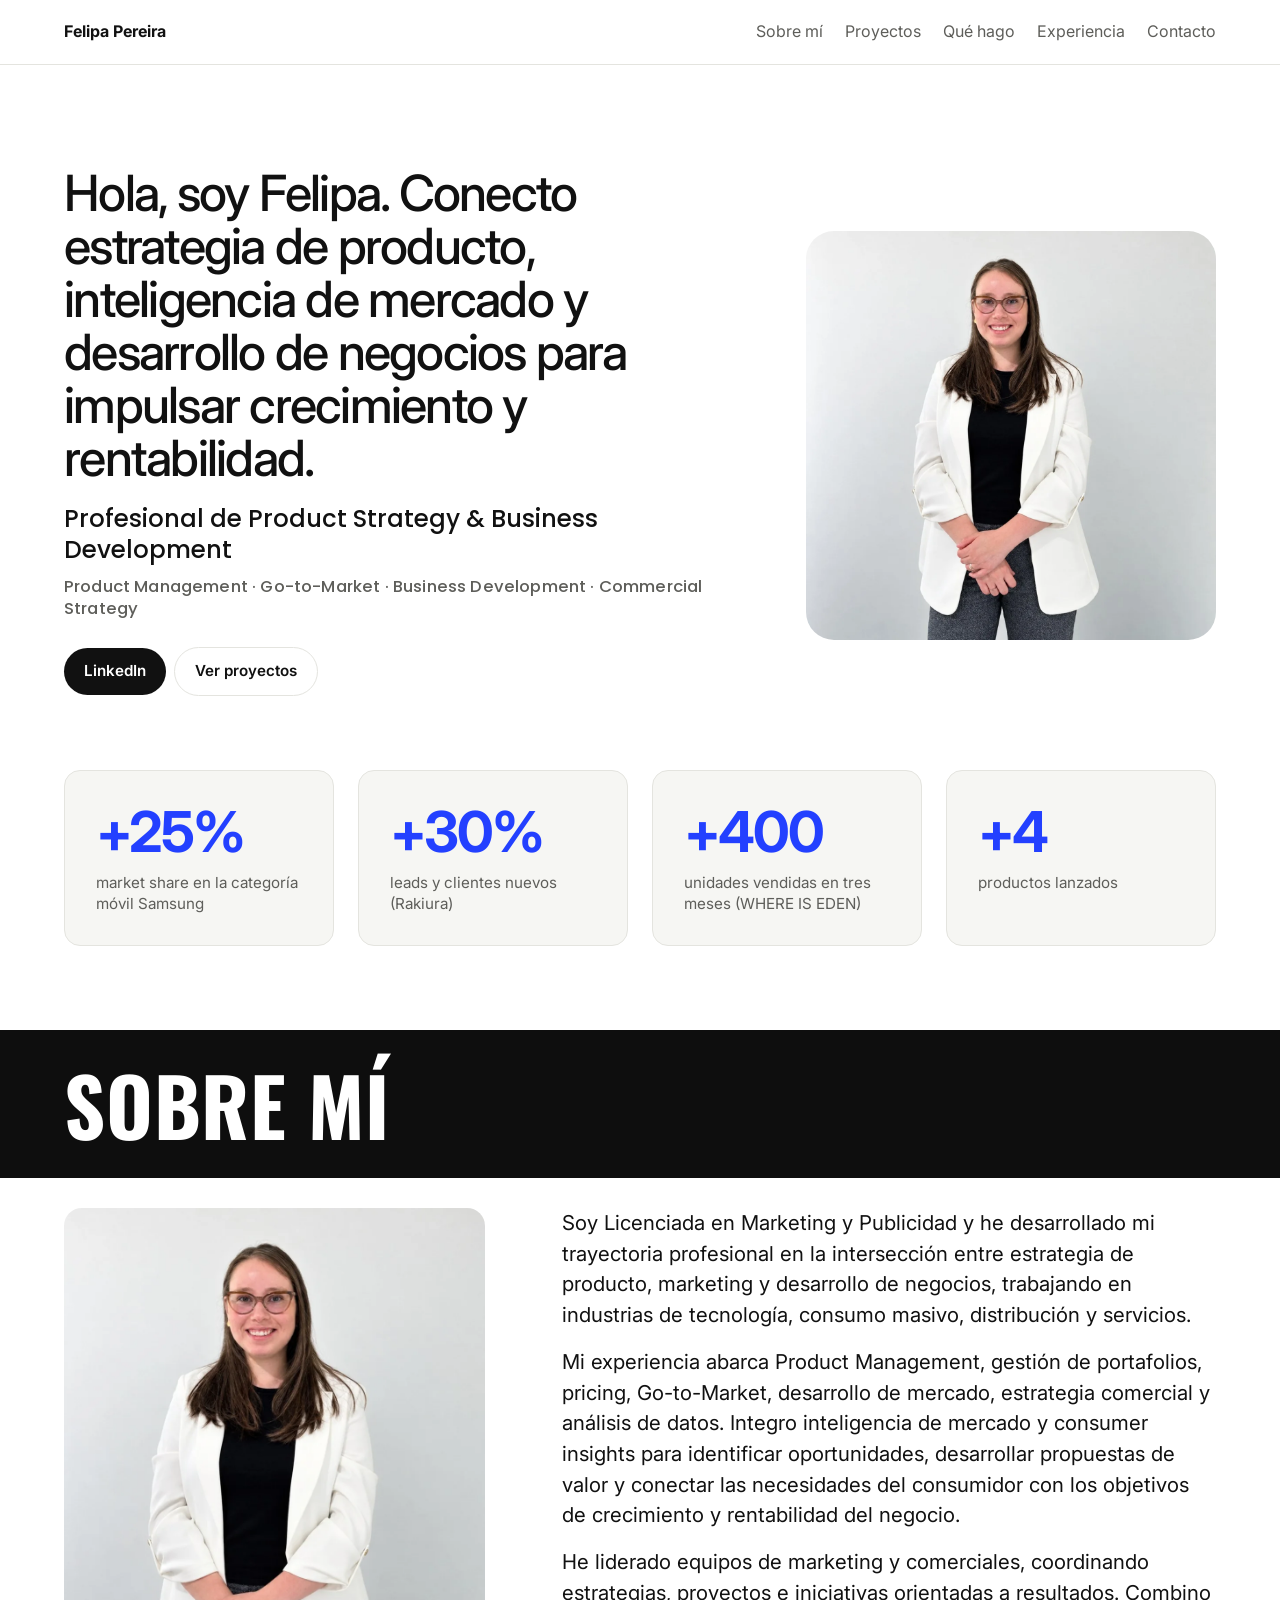
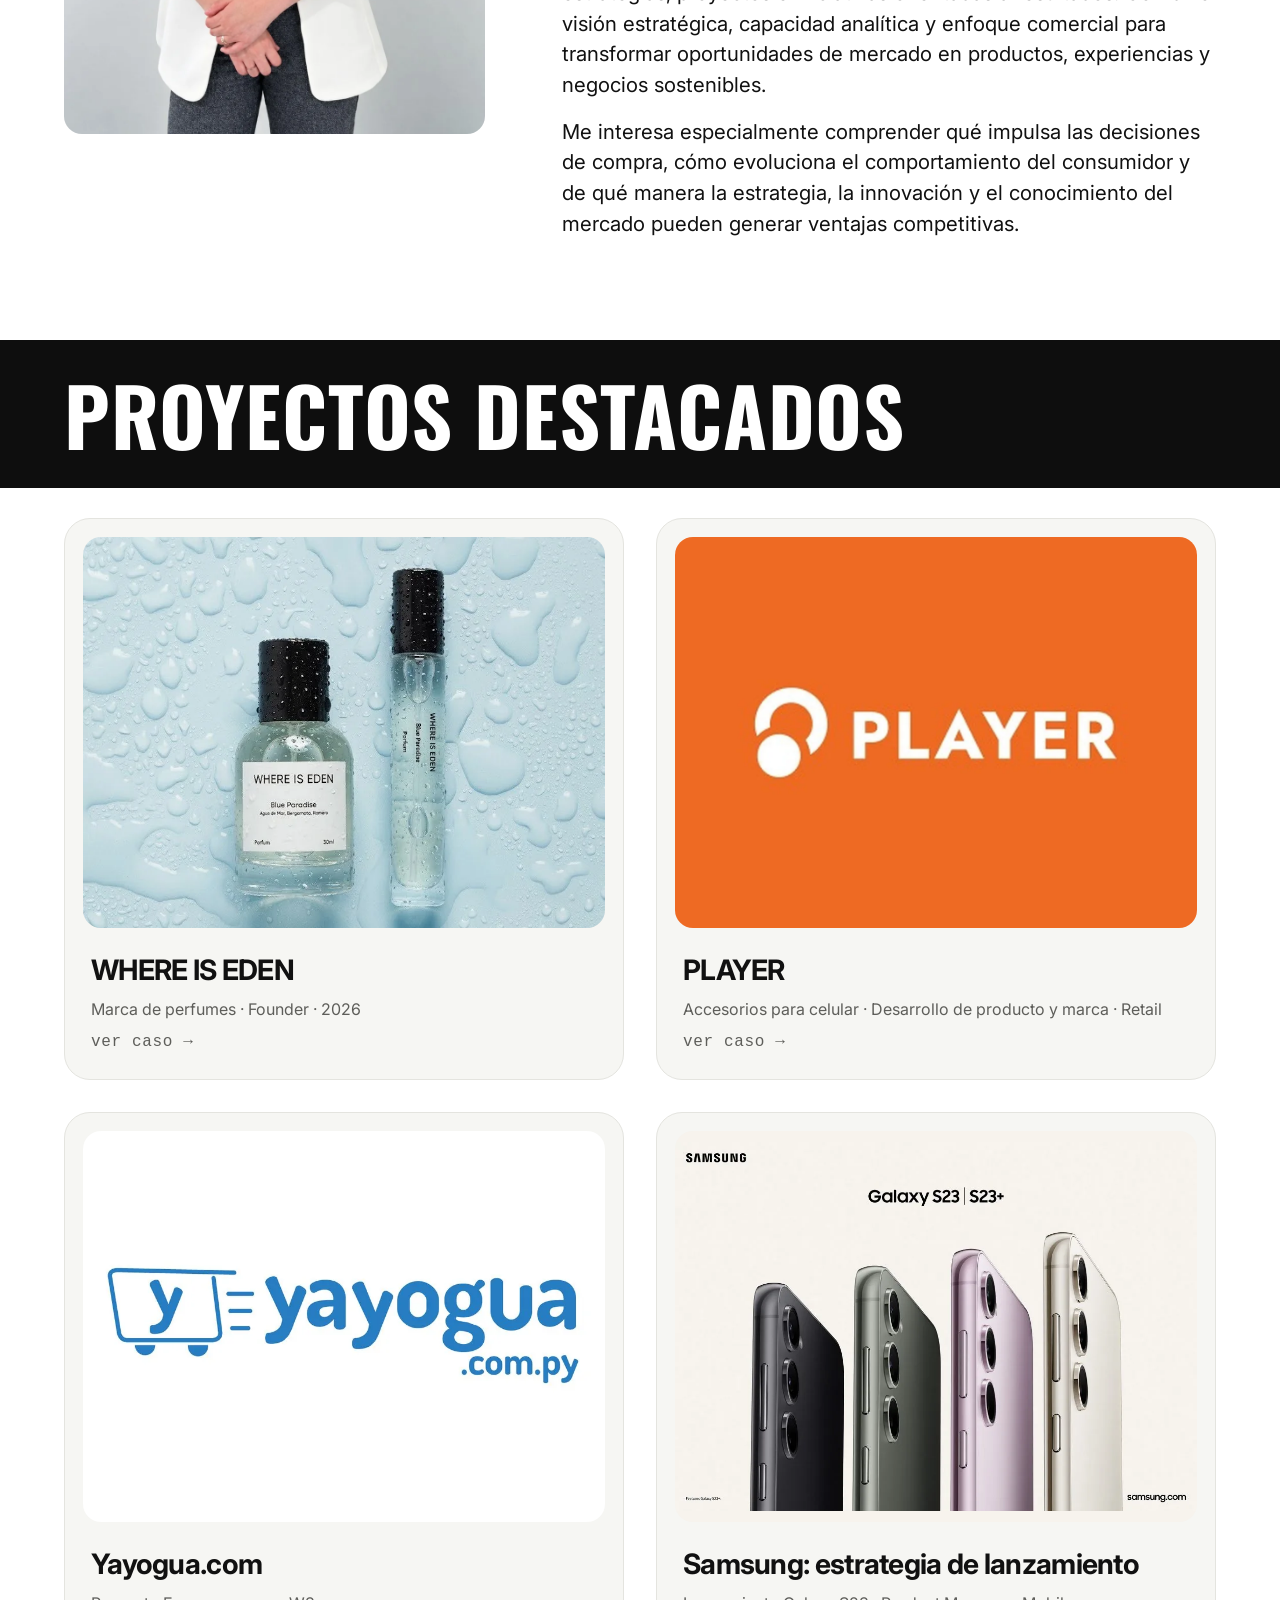
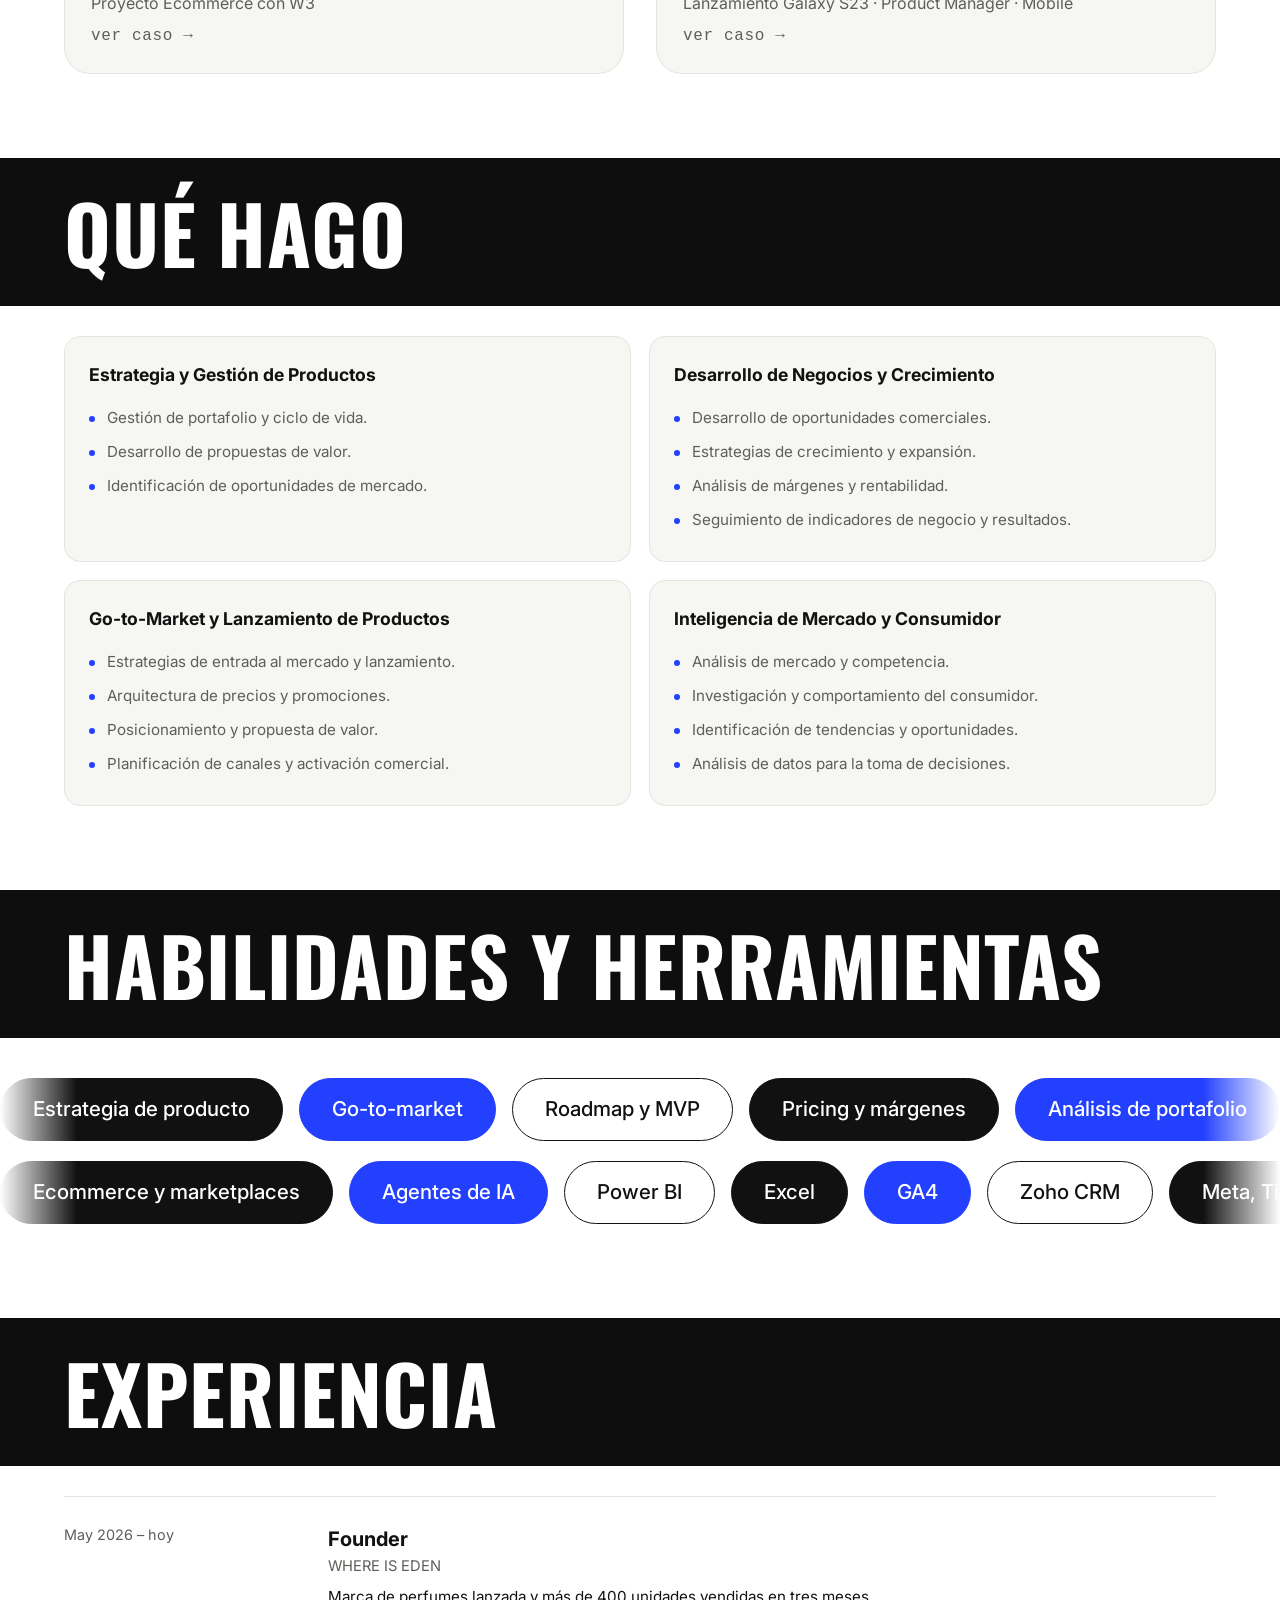
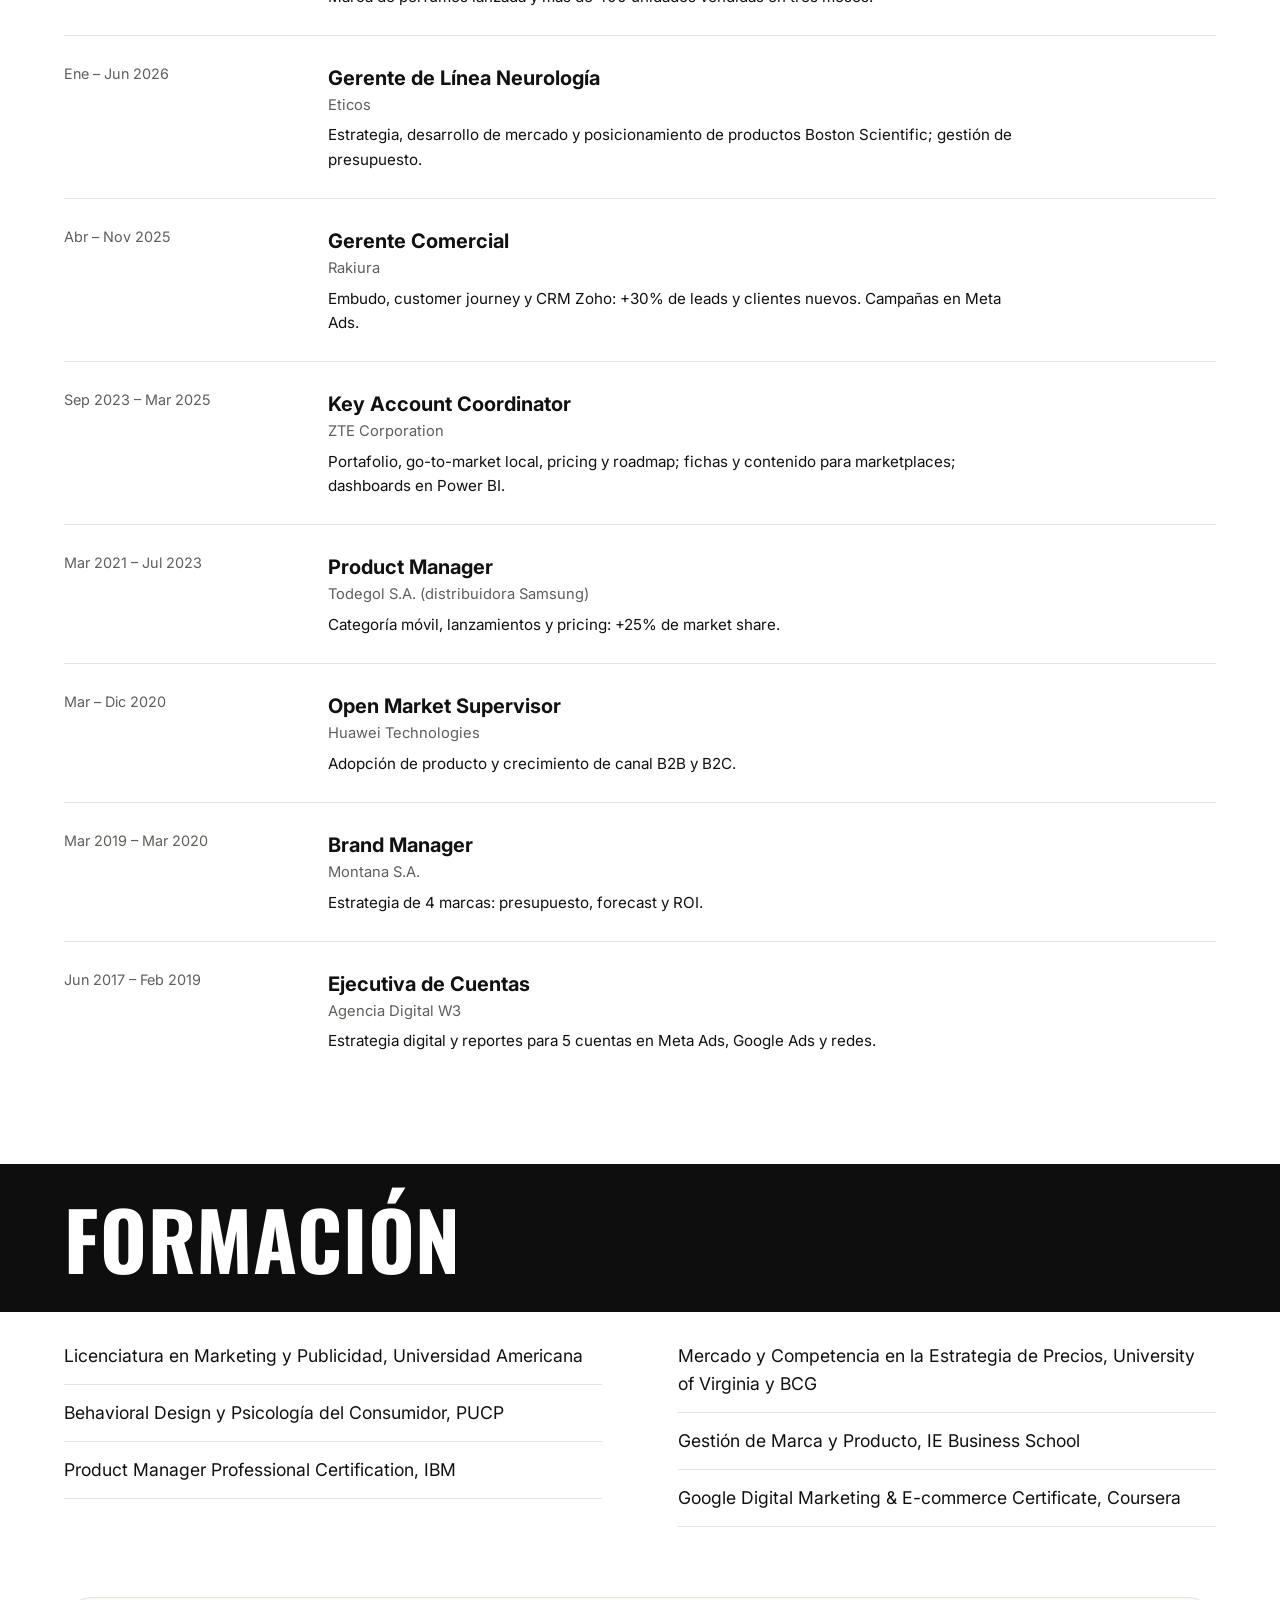
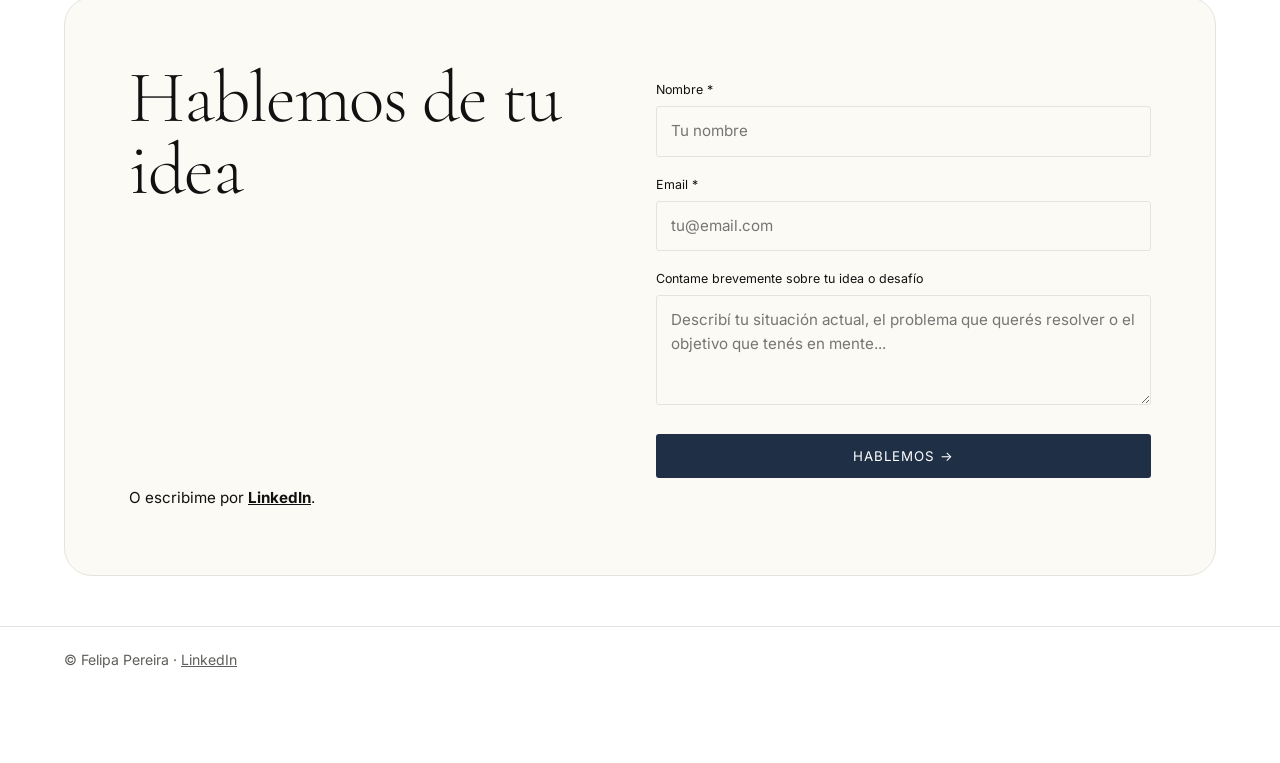
<file: index.html>
<!DOCTYPE html>

<html lang="es">
<head>
<meta charset="utf-8"/>
<meta content="width=device-width, initial-scale=1, viewport-fit=cover" name="viewport"/>
<title>Felipa Pereira | Product Manager</title>
<link href="https://fonts.googleapis.com" rel="preconnect"/><link href="https://fonts.googleapis.com/css2?family=Cormorant+Garamond:wght@300;400&amp;family=Oswald:wght@600;700&amp;family=Inter:wght@400;500;600;700&amp;family=Poppins:wght@500;600&amp;display=swap" rel="stylesheet"/>

<link href="css/styles.css" rel="stylesheet"/></head>
<body>
<header><div class="w"><nav><b>Felipa Pereira</b><a href="#sobre">Sobre mí</a><a href="#proyectos">Proyectos</a><a href="#hago">Qué hago</a><a href="#exp">Experiencia</a><a class="k" href="#contacto">Contacto</a></nav></div></header>
<div id="app">
<div class="w">
<div class="hero">
<div>
<h1>Hola, soy Felipa. Conecto estrategia de producto, inteligencia de mercado y desarrollo de negocios para impulsar crecimiento y rentabilidad.</h1>
<p class="role">Profesional de Product Strategy &amp; Business Development</p>
<p class="role sk">Product Management · Go-to-Market · Business Development · Commercial Strategy</p>
<a class="btn" data-l href="https://www.linkedin.com/in/felipapereira/">LinkedIn</a><a class="btn o" href="#proyectos">Ver proyectos</a>
</div>
<div class="img av me has"><span>Haz clic para cargar tu foto</span></div>
</div>
<div class="stats">
<div class="st"><b>+25%</b><span>market share en la categoría móvil Samsung</span></div>
<div class="st"><b>+30%</b><span>leads y clientes nuevos (Rakiura)</span></div>
<div class="st"><b>+400</b><span>unidades vendidas en tres meses (WHERE IS EDEN)</span></div>
<div class="st"><b>+4</b><span>productos lanzados</span></div>
</div>
<section id="sobre"><h2>Sobre mí</h2><div class="ab"><div class="img me has"><span>Haz clic para cargar tu foto</span></div><div>
<p>Soy Licenciada en Marketing y Publicidad y he desarrollado mi trayectoria profesional en la intersección entre estrategia de producto, marketing y desarrollo de negocios, trabajando en industrias de tecnología, consumo masivo, distribución y servicios.</p>
<p>Mi experiencia abarca Product Management, gestión de portafolios, pricing, Go-to-Market, desarrollo de mercado, estrategia comercial y análisis de datos. Integro inteligencia de mercado y consumer insights para identificar oportunidades, desarrollar propuestas de valor y conectar las necesidades del consumidor con los objetivos de crecimiento y rentabilidad del negocio.</p>
<p>He liderado equipos de marketing y comerciales, coordinando estrategias, proyectos e iniciativas orientadas a resultados. Combino visión estratégica, capacidad analítica y enfoque comercial para transformar oportunidades de mercado en productos, experiencias y negocios sostenibles.</p>
<p>Me interesa especialmente comprender qué impulsa las decisiones de compra, cómo evoluciona el comportamiento del consumidor y de qué manera la estrategia, la innovación y el conocimiento del mercado pueden generar ventajas competitivas.</p></div></div></section>
<section id="proyectos"><h2>Proyectos destacados</h2><div class="grid"><a class="card pc" href="proyectos/where-is-eden.html"><div class="img has pic-eden"><span>Imagen: WHERE IS EDEN</span></div><h3>WHERE IS EDEN</h3><p>Marca de perfumes · Founder · 2026</p><p class="lab">Ver caso →</p></a><a class="card pc" href="proyectos/player.html"><div class="img has pic-player"><span>Imagen: PLAYER</span></div><h3>PLAYER</h3><p>Accesorios para celular · Desarrollo de producto y marca · Retail</p><p class="lab">Ver caso →</p></a><a class="card pc" href="proyectos/yayogua.html"><div class="img has pic-yayogua"><span>Imagen: Yayogua.com</span></div><h3>Yayogua.com</h3><p>Proyecto Ecommerce con W3</p><p class="lab">Ver caso →</p></a><a class="card pc" href="proyectos/samsung-galaxy-s23.html"><div class="img has pic-s0 sam0"><span>Imagen: Samsung</span></div><h3>Samsung: estrategia de lanzamiento</h3><p>Lanzamiento Galaxy S23 · Product Manager · Mobile</p><p class="lab">ver caso →</p></a></div></section>
<section id="hago"><h2>Qué hago</h2>
<div class="svc">
<div><h3>Estrategia y Gestión de Productos</h3><ul><li>Gestión de portafolio y ciclo de vida.</li><li>Desarrollo de propuestas de valor.</li><li>Identificación de oportunidades de mercado.</li></ul></div>
<div><h3>Desarrollo de Negocios y Crecimiento</h3><ul><li>Desarrollo de oportunidades comerciales.</li><li>Estrategias de crecimiento y expansión.</li><li>Análisis de márgenes y rentabilidad.</li><li>Seguimiento de indicadores de negocio y resultados.</li></ul></div>
<div><h3>Go-to-Market y Lanzamiento de Productos</h3><ul><li>Estrategias de entrada al mercado y lanzamiento.</li><li>Arquitectura de precios y promociones.</li><li>Posicionamiento y propuesta de valor.</li><li>Planificación de canales y activación comercial.</li></ul></div>
<div><h3>Inteligencia de Mercado y Consumidor</h3><ul><li>Análisis de mercado y competencia.</li><li>Investigación y comportamiento del consumidor.</li><li>Identificación de tendencias y oportunidades.</li><li>Análisis de datos para la toma de decisiones.</li></ul></div>
</div></section>
<section><h2>Habilidades y herramientas</h2>
<div class="mq"><div class="mt"><div class="mg"><span class="tag t">Estrategia de producto</span><span class="tag t">Go-to-market</span><span class="tag t">Roadmap y MVP</span><span class="tag t">Pricing y márgenes</span><span class="tag t">Análisis de portafolio</span><span class="tag t">Consumer insights</span><span class="tag t">Behavioral design</span><span class="tag t">Packaging y desarrollo de producto</span><span class="tag t">Sourcing en China</span></div><div aria-hidden="true" class="mg"><span class="tag t">Estrategia de producto</span><span class="tag t">Go-to-market</span><span class="tag t">Roadmap y MVP</span><span class="tag t">Pricing y márgenes</span><span class="tag t">Análisis de portafolio</span><span class="tag t">Consumer insights</span><span class="tag t">Behavioral design</span><span class="tag t">Packaging y desarrollo de producto</span><span class="tag t">Sourcing en China</span></div></div></div>
<div class="mq"><div class="mt s2"><div class="mg"><span class="tag t">Ecommerce y marketplaces</span><span class="tag t">Agentes de IA</span><span class="tag t">Power BI</span><span class="tag t">Excel</span><span class="tag t">GA4</span><span class="tag t">Zoho CRM</span><span class="tag t">Meta, TikTok y Google Ads</span></div><div aria-hidden="true" class="mg"><span class="tag t">Ecommerce y marketplaces</span><span class="tag t">Agentes de IA</span><span class="tag t">Power BI</span><span class="tag t">Excel</span><span class="tag t">GA4</span><span class="tag t">Zoho CRM</span><span class="tag t">Meta, TikTok y Google Ads</span></div></div></div></section>
<section id="exp"><h2>Experiencia</h2>
<div class="xp"><div class="d">May 2026 – hoy</div><div><h3>Founder</h3><div class="c">WHERE IS EDEN</div><p>Marca de perfumes lanzada y más de 400 unidades vendidas en tres meses.</p></div></div>
<div class="xp"><div class="d">Ene – Jun 2026</div><div><h3>Gerente de Línea Neurología</h3><div class="c">Eticos</div><p>Estrategia, desarrollo de mercado y posicionamiento de productos Boston Scientific; gestión de presupuesto.</p></div></div>
<div class="xp"><div class="d">Abr – Nov 2025</div><div><h3>Gerente Comercial</h3><div class="c">Rakiura</div><p>Embudo, customer journey y CRM Zoho: +30% de leads y clientes nuevos. Campañas en Meta Ads.</p></div></div>
<div class="xp"><div class="d">Sep 2023 – Mar 2025</div><div><h3>Key Account Coordinator</h3><div class="c">ZTE Corporation</div><p>Portafolio, go-to-market local, pricing y roadmap; fichas y contenido para marketplaces; dashboards en Power BI.</p></div></div>
<div class="xp"><div class="d">Mar 2021 – Jul 2023</div><div><h3>Product Manager</h3><div class="c">Todegol S.A. (distribuidora Samsung)</div><p>Categoría móvil, lanzamientos y pricing: +25% de market share.</p></div></div>
<div class="xp"><div class="d">Mar – Dic 2020</div><div><h3>Open Market Supervisor</h3><div class="c">Huawei Technologies</div><p>Adopción de producto y crecimiento de canal B2B y B2C.</p></div></div>
<div class="xp"><div class="d">Mar 2019 – Mar 2020</div><div><h3>Brand Manager</h3><div class="c">Montana S.A.</div><p>Estrategia de 4 marcas: presupuesto, forecast y ROI.</p></div></div>
<div class="xp"><div class="d">Jun 2017 – Feb 2019</div><div><h3>Ejecutiva de Cuentas</h3><div class="c">Agencia Digital W3</div><p>Estrategia digital y reportes para 5 cuentas en Meta Ads, Google Ads y redes.</p></div></div>
</section>
<section><h2>Formación</h2>
<ul class="fm"><li>Licenciatura en Marketing y Publicidad, Universidad Americana</li><li>Behavioral Design y Psicología del Consumidor, PUCP</li><li>Product Manager Professional Certification, IBM</li><li>Mercado y Competencia en la Estrategia de Precios, University of Virginia y BCG</li><li>Gestión de Marca y Producto, IE Business School</li><li>Google Digital Marketing &amp; E-commerce Certificate, Coursera</li></ul>
</section>
<section class="ct" id="contacto">
<h2 class="big">Hablemos de tu idea</h2>
<form action="https://formsubmit.co/felipapereira96@gmail.com" id="cf" method="POST">
<label for="n">Nombre *</label><input autocomplete="name" id="n" name="name" placeholder="Tu nombre" required=""/>
<label for="e">Email *</label><input autocomplete="email" id="e" name="email" placeholder="tu@email.com" required="" type="email"/>
<label for="m">Contame brevemente sobre tu idea o desafío</label><textarea id="m" name="message" placeholder="Describí tu situación actual, el problema que querés resolver o el objetivo que tenés en mente..."></textarea>
<input name="_subject" type="hidden" value="Nuevo mensaje desde tu portafolio"/>
<input name="_template" type="hidden" value="table"/>
<input autocomplete="off" name="_honey" style="display:none" tabindex="-1" type="text"/>
<button type="submit">HABLEMOS →</button>
<p aria-live="polite" id="st" role="status"></p>
</form>
<p class="ln">O escribime por <a data-l href="https://www.linkedin.com/in/felipapereira/"><b>LinkedIn</b></a>.</p>
</section>
</div>
</div>
<footer><div class="w">© Felipa Pereira · <a href="https://www.linkedin.com/in/felipapereira/">LinkedIn</a></div></footer>
<script defer src="js/main.js"></script></body>
</html>
</file>
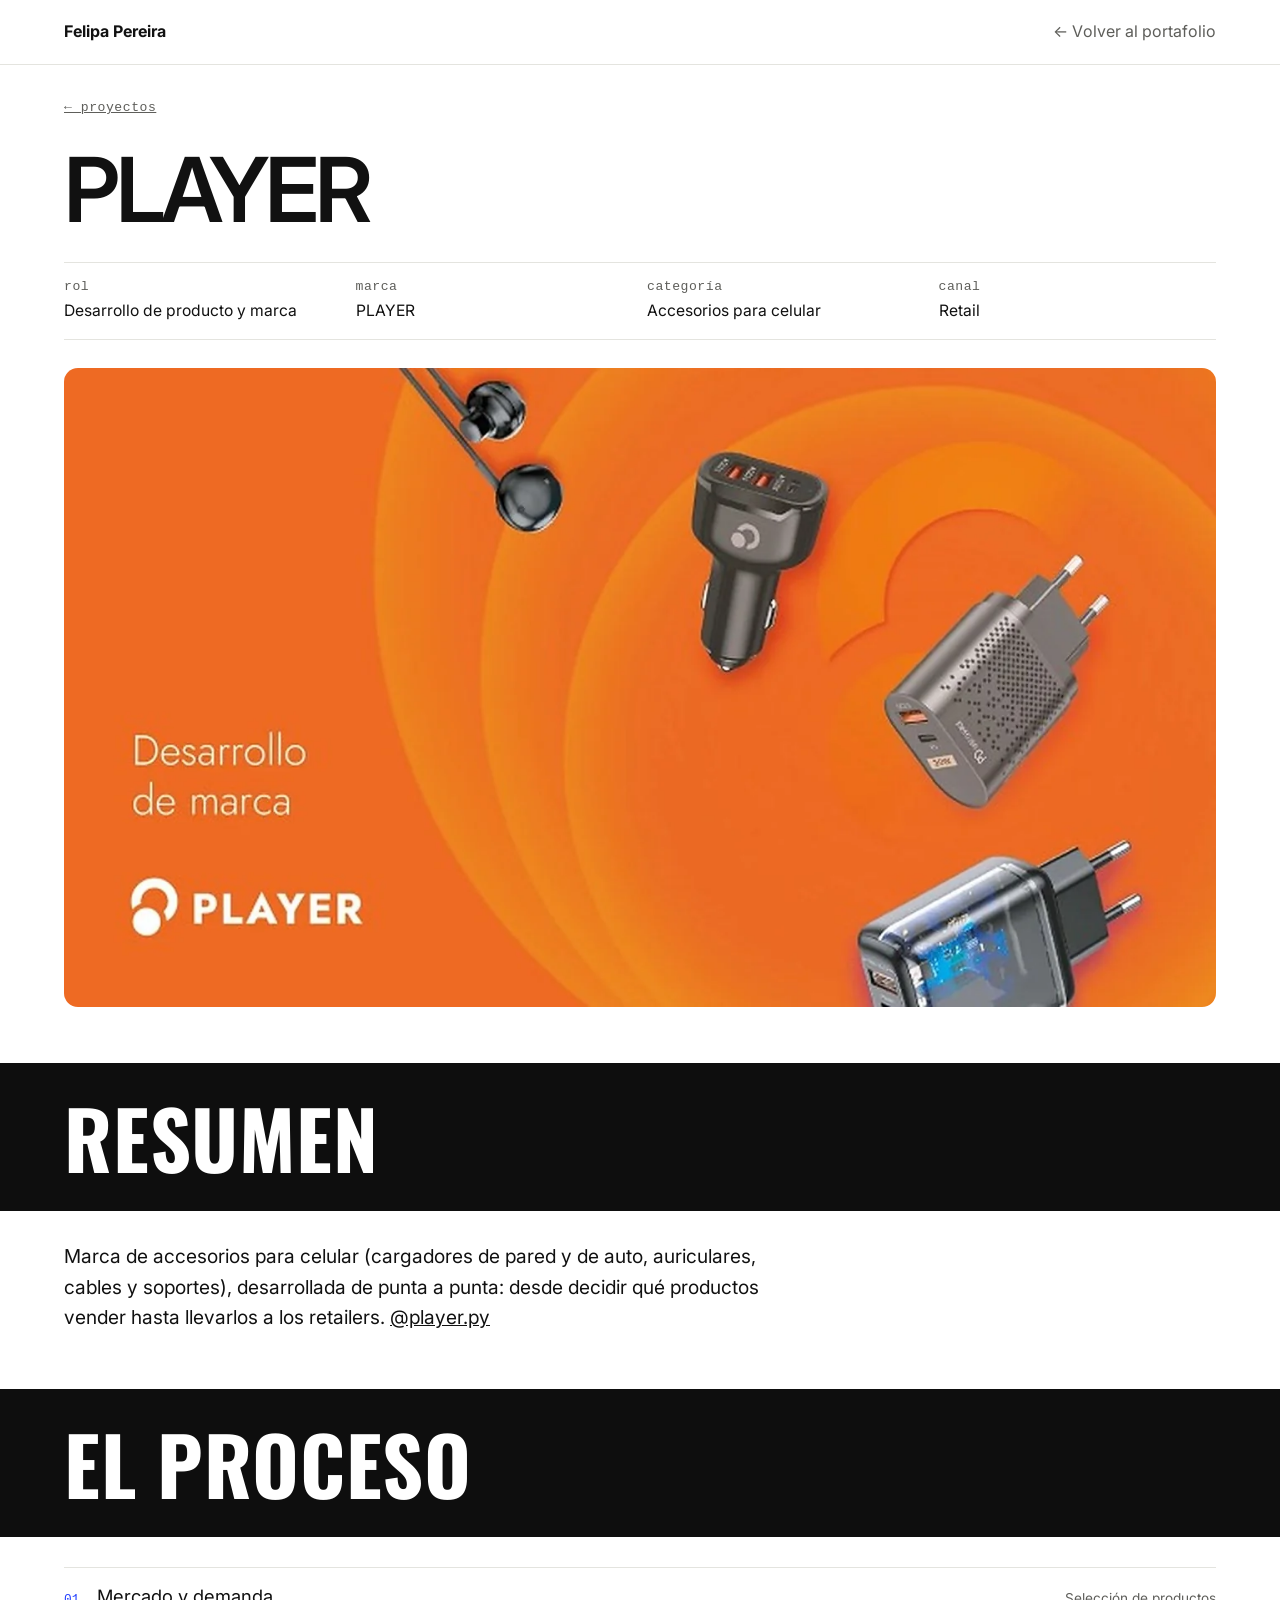
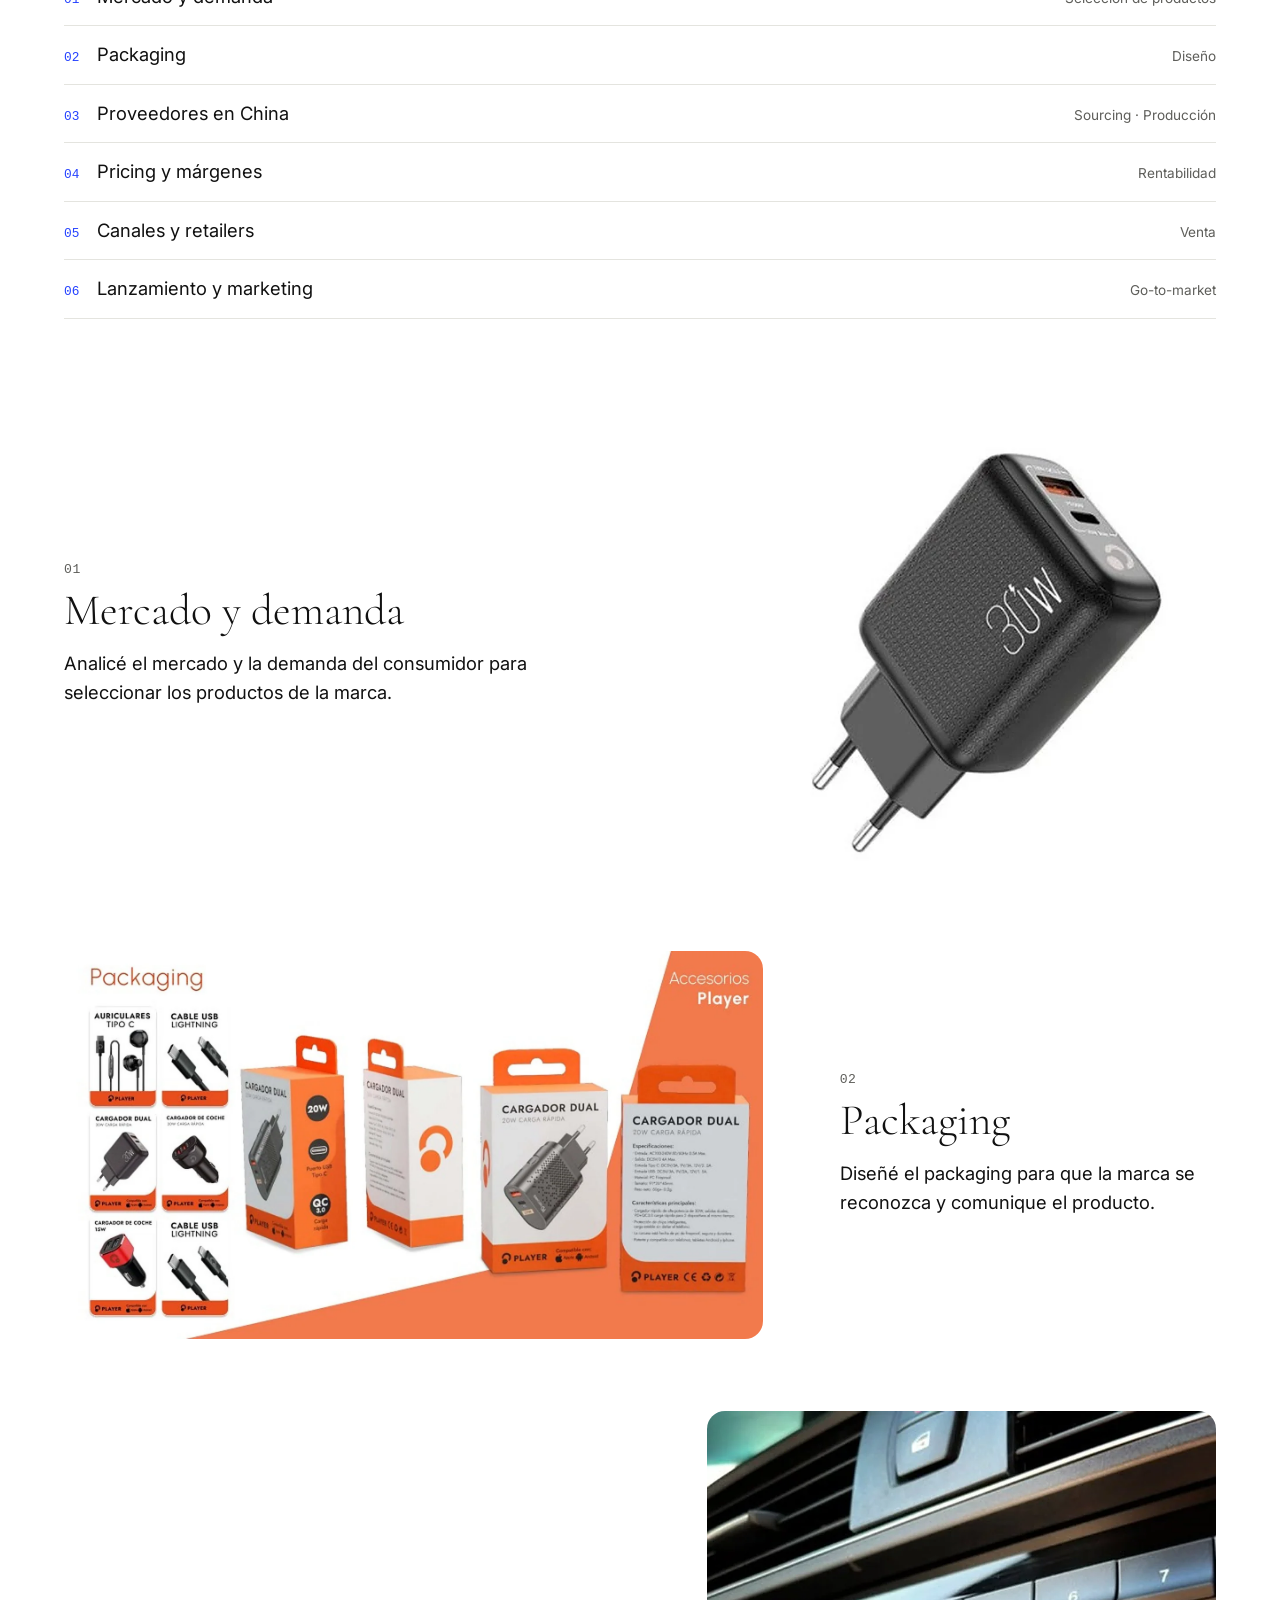
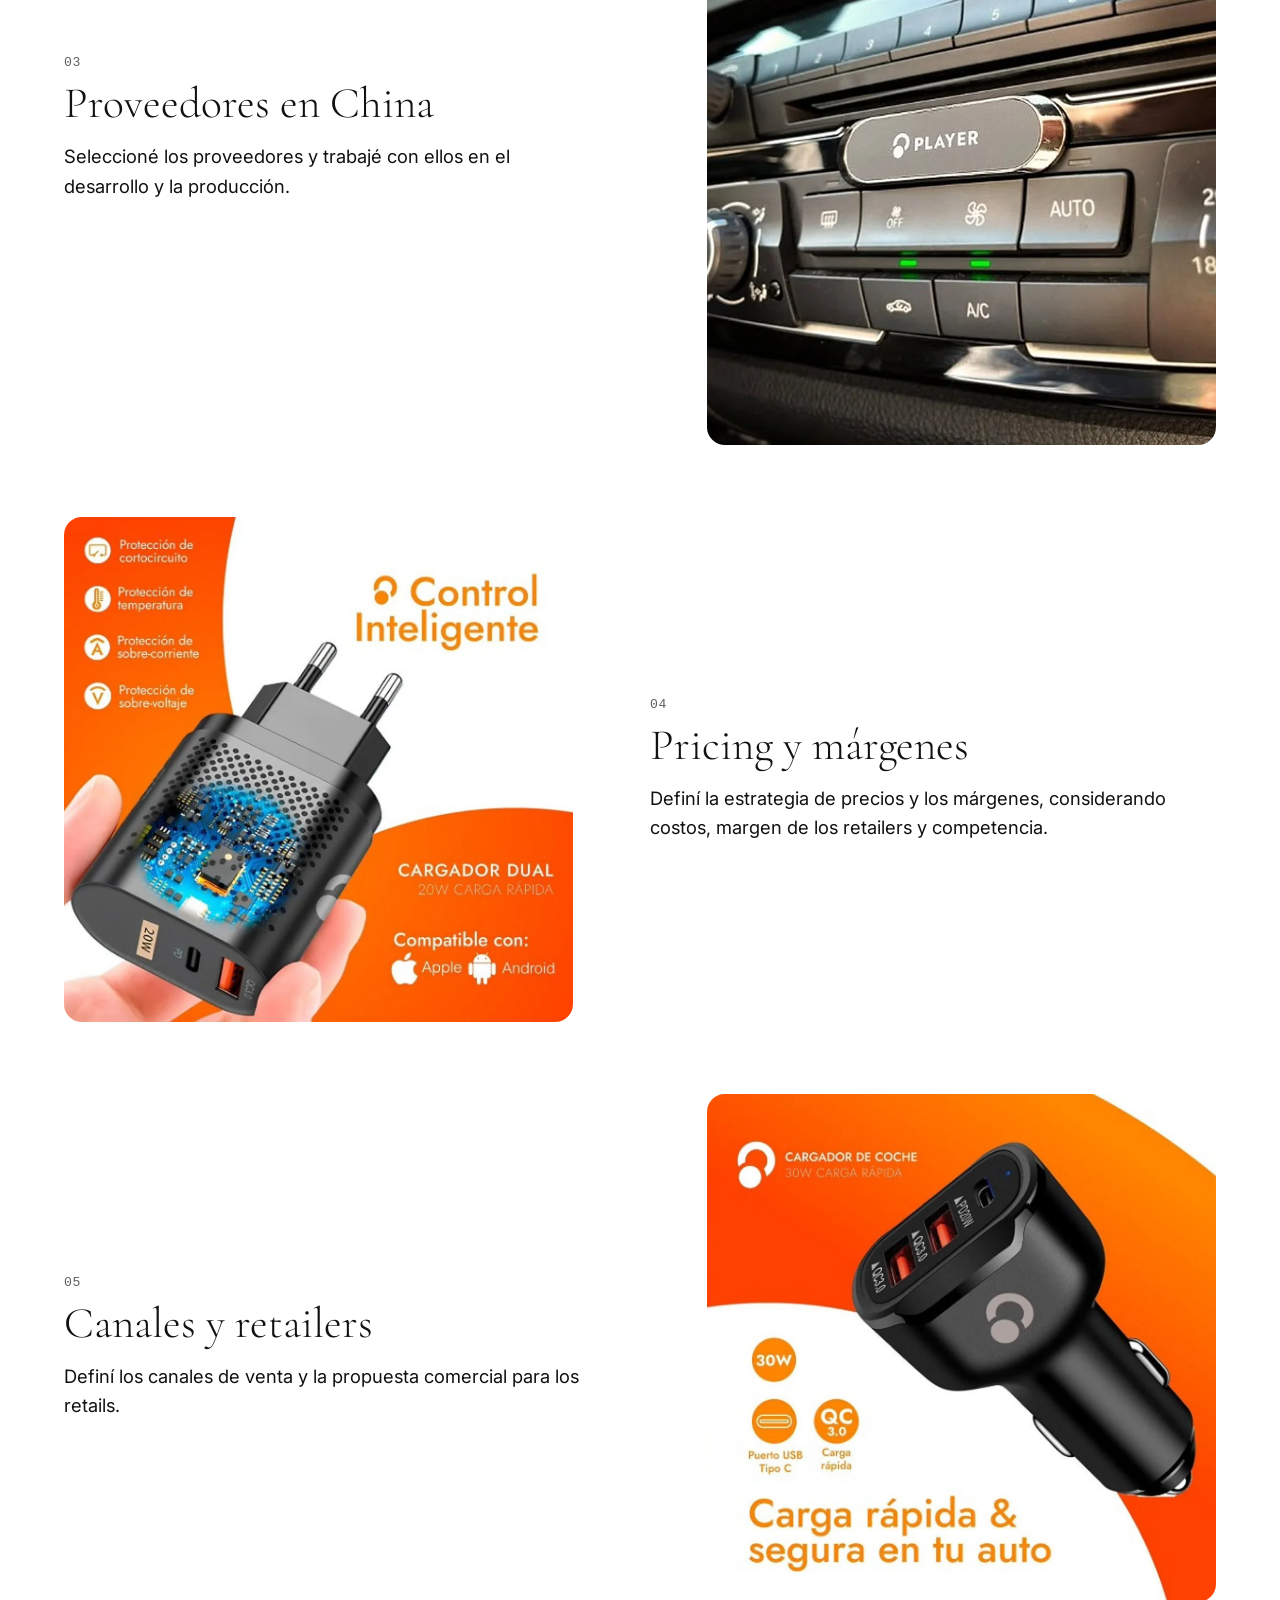
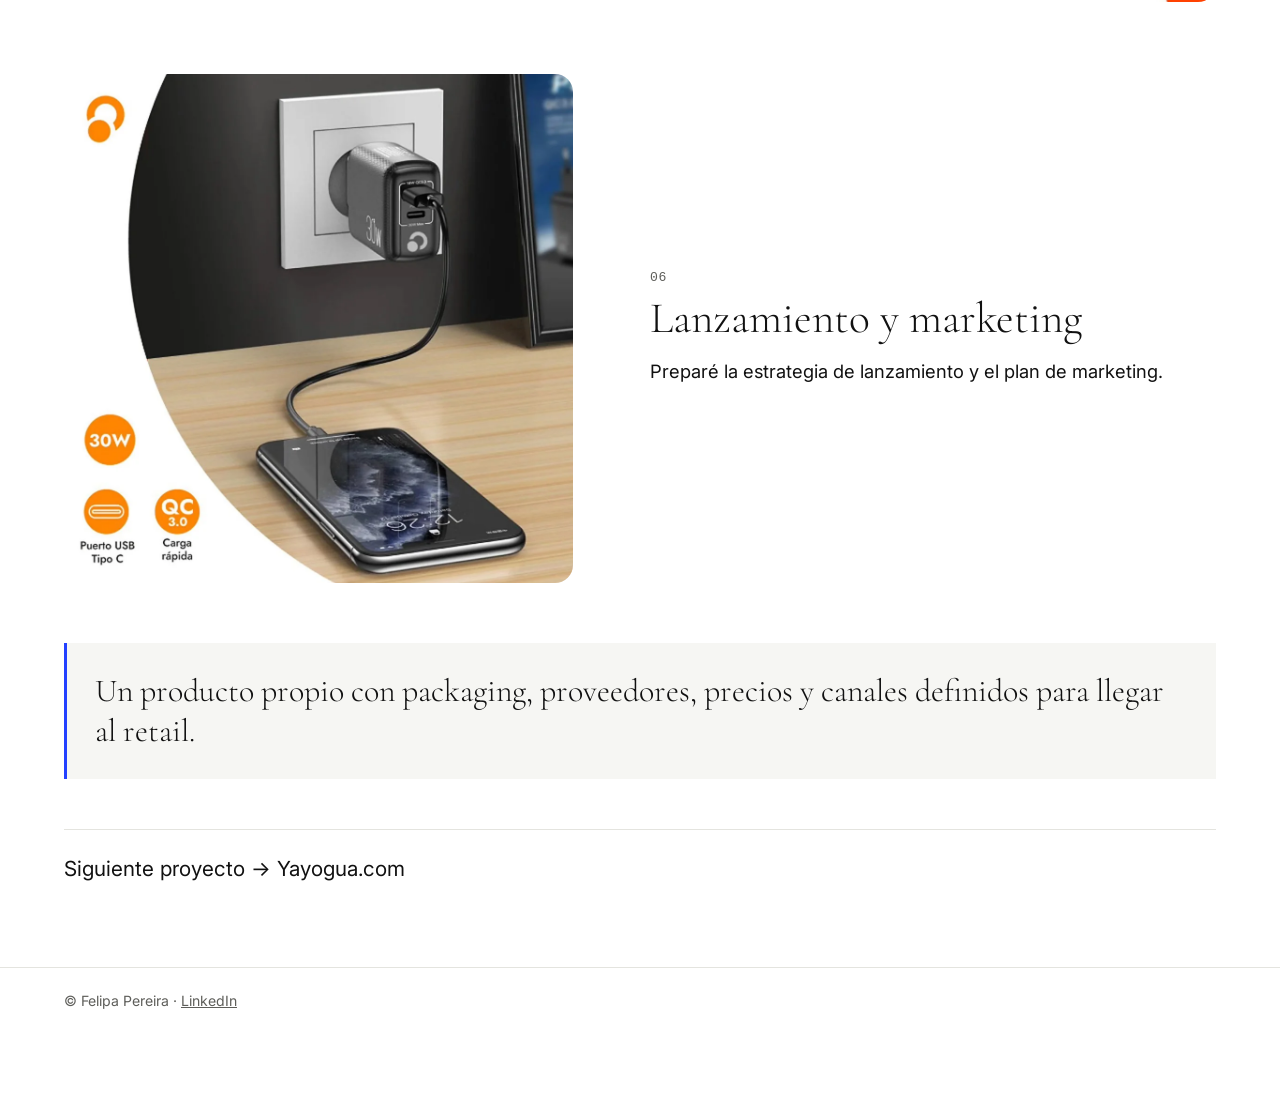
<file: proyectos/player.html>
<!DOCTYPE html>
<html lang="es"><head><meta charset="utf-8"/><meta content="width=device-width, initial-scale=1, viewport-fit=cover" name="viewport"/><title>PLAYER | Felipa Pereira</title><link href="https://fonts.googleapis.com" rel="preconnect"/><link href="https://fonts.googleapis.com/css2?family=Cormorant+Garamond:wght@300;400&amp;family=Oswald:wght@600;700&amp;family=Inter:wght@400;500;600;700&amp;family=Poppins:wght@500;600&amp;display=swap" rel="stylesheet"/><link href="../css/styles.css" rel="stylesheet"/></head><body><header><div class="w"><nav><b>Felipa Pereira</b><a href="../index.html#proyectos">← Volver al portafolio</a></nav></div></header><article class="case" id="player"><div class="w"><a class="lab" href="../index.html#proyectos">← Proyectos</a><h1 class="cs">PLAYER</h1><dl class="meta"><div><dt class="lab">Rol</dt><dd>Desarrollo de producto y marca</dd></div><div><dt class="lab">Marca</dt><dd>PLAYER</dd></div><div><dt class="lab">Categoría</dt><dd>Accesorios para celular</dd></div><div><dt class="lab">Canal</dt><dd>Retail</dd></div></dl><div class="img hero has pic-p0" style="aspect-ratio:691/383"><span>Imagen principal del proyecto</span></div><h2>Resumen</h2><p class="ov">Marca de accesorios para celular (cargadores de pared y de auto, auriculares, cables y soportes), desarrollada de punta a punta: desde decidir qué productos vender hasta llevarlos a los retailers. <a data-l href="https://www.instagram.com/player.py/">@player.py</a></p><h2>El proceso</h2><ol class="ix"><li><a href="#player-1"><b>01</b>Mercado y demanda<i>Selección de productos</i></a></li><li><a href="#player-2"><b>02</b>Packaging<i>Diseño</i></a></li><li><a href="#player-3"><b>03</b>Proveedores en China<i>Sourcing · Producción</i></a></li><li><a href="#player-4"><b>04</b>Pricing y márgenes<i>Rentabilidad</i></a></li><li><a href="#player-5"><b>05</b>Canales y retailers<i>Venta</i></a></li><li><a href="#player-6"><b>06</b>Lanzamiento y marketing<i>Go-to-market</i></a></li></ol><section class="ph" id="player-1"><div class="lab">01</div><h3>Mercado y demanda</h3><p>Analicé el mercado y la demanda del consumidor para seleccionar los productos de la marca.</p><div class="img has pic-p1" style="aspect-ratio:391/375"><span>Imagen: Mercado y demanda</span></div></section><section class="ph wide" id="player-2"><div class="lab">02</div><h3>Packaging</h3><p>Diseñé el packaging para que la marca se reconozca y comunique el producto.</p><div class="img has pic-p2" style="aspect-ratio:789/438"><span>Imagen: Packaging</span></div></section><section class="ph" id="player-3"><div class="lab">03</div><h3>Proveedores en China</h3><p>Seleccioné los proveedores y trabajé con ellos en el desarrollo y la producción.</p><div class="img has pic-p3" style="aspect-ratio:436/543"><span>Imagen: Proveedores en China</span></div></section><section class="ph" id="player-4"><div class="lab">04</div><h3>Pricing y márgenes</h3><p>Definí la estrategia de precios y los márgenes, considerando costos, margen de los retailers y competencia.</p><div class="img has pic-p4" style="aspect-ratio:539/534"><span>Imagen: Pricing y márgenes</span></div></section><section class="ph" id="player-5"><div class="lab">05</div><h3>Canales y retailers</h3><p>Definí los canales de venta y la propuesta comercial para los retails.</p><div class="img has pic-p5" style="aspect-ratio:544/543"><span>Imagen: Canales y retailers</span></div></section><section class="ph" id="player-6"><div class="lab">06</div><h3>Lanzamiento y marketing</h3><p>Preparé la estrategia de lanzamiento y el plan de marketing.</p><div class="img has pic-p6" style="aspect-ratio:544/543"><span>Imagen: Lanzamiento y marketing</span></div></section><blockquote class="co">Un producto propio con packaging, proveedores, precios y canales definidos para llegar al retail.</blockquote><a class="nx" href="yayogua.html">Siguiente proyecto → Yayogua.com</a></div></article><footer><div class="w">© Felipa Pereira · <a href="https://www.linkedin.com/in/felipapereira/">LinkedIn</a></div></footer><script defer src="../js/main.js"></script></body></html>
</file>
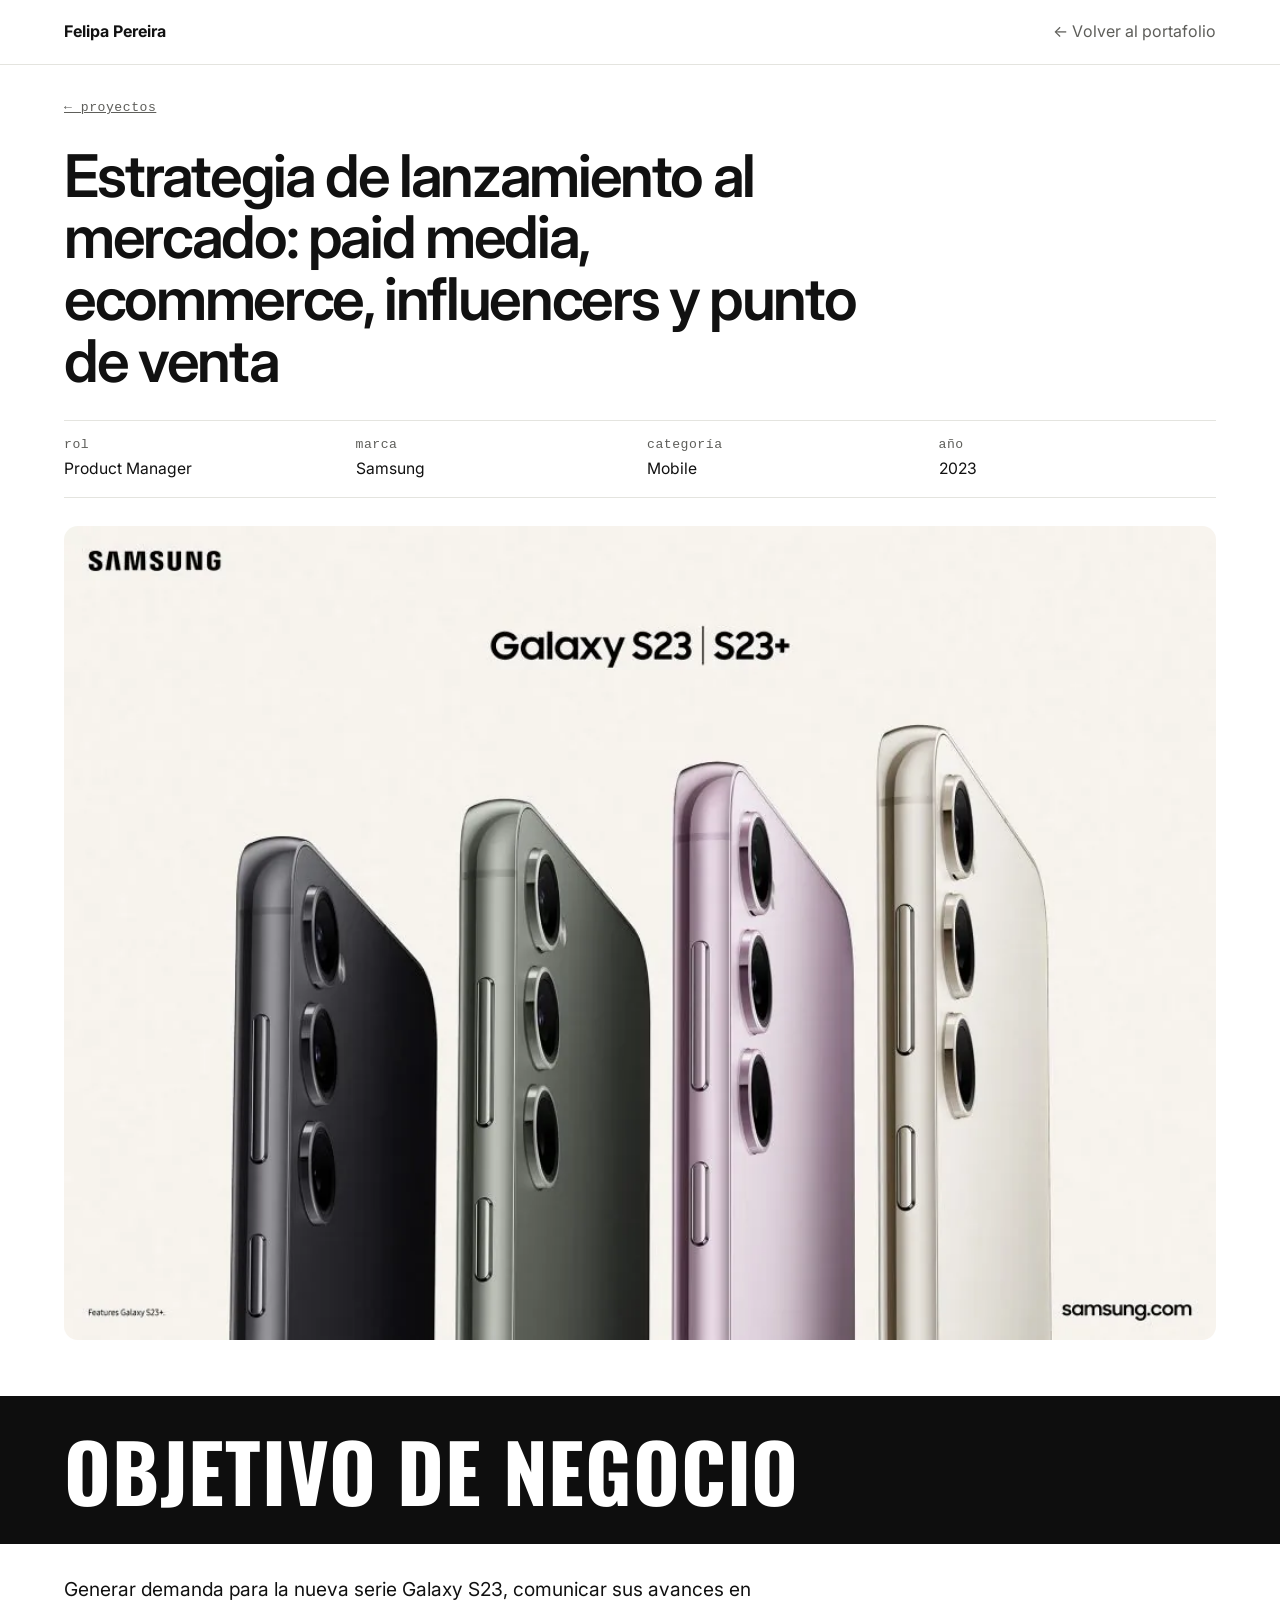
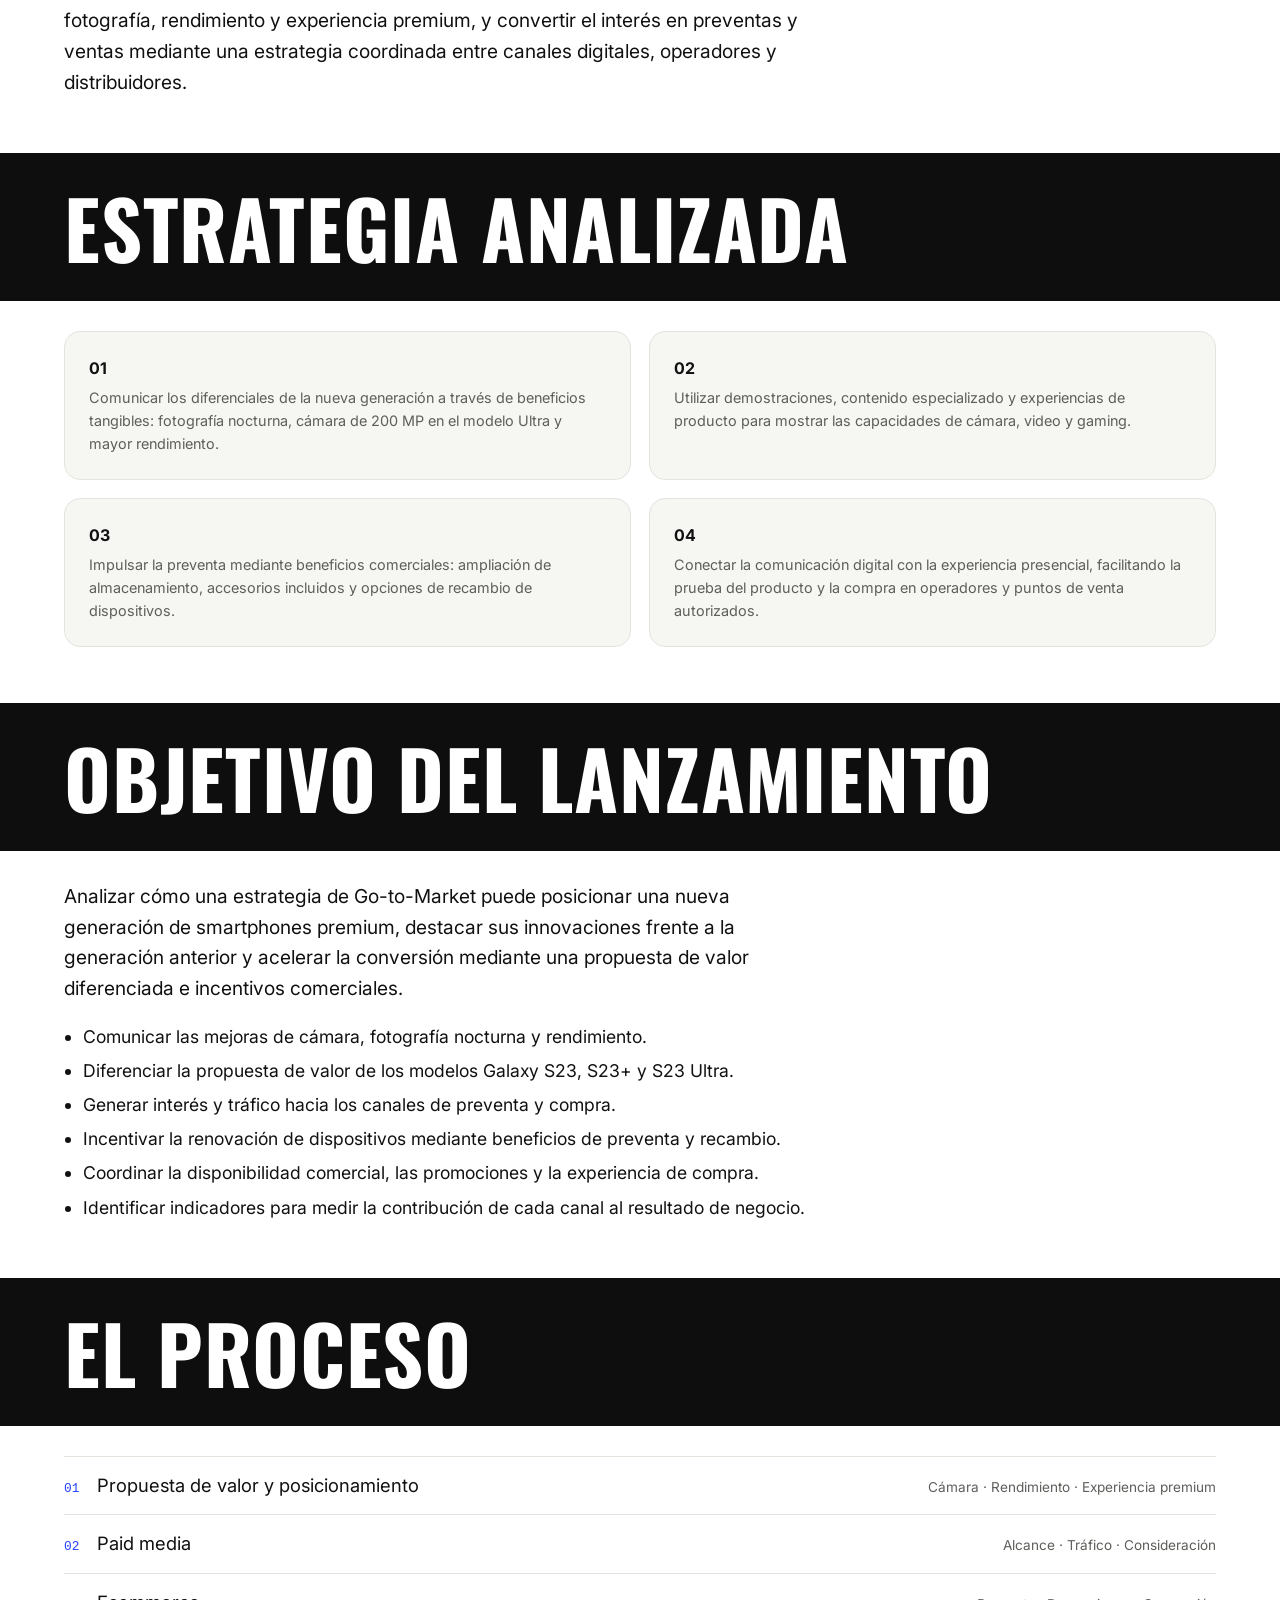
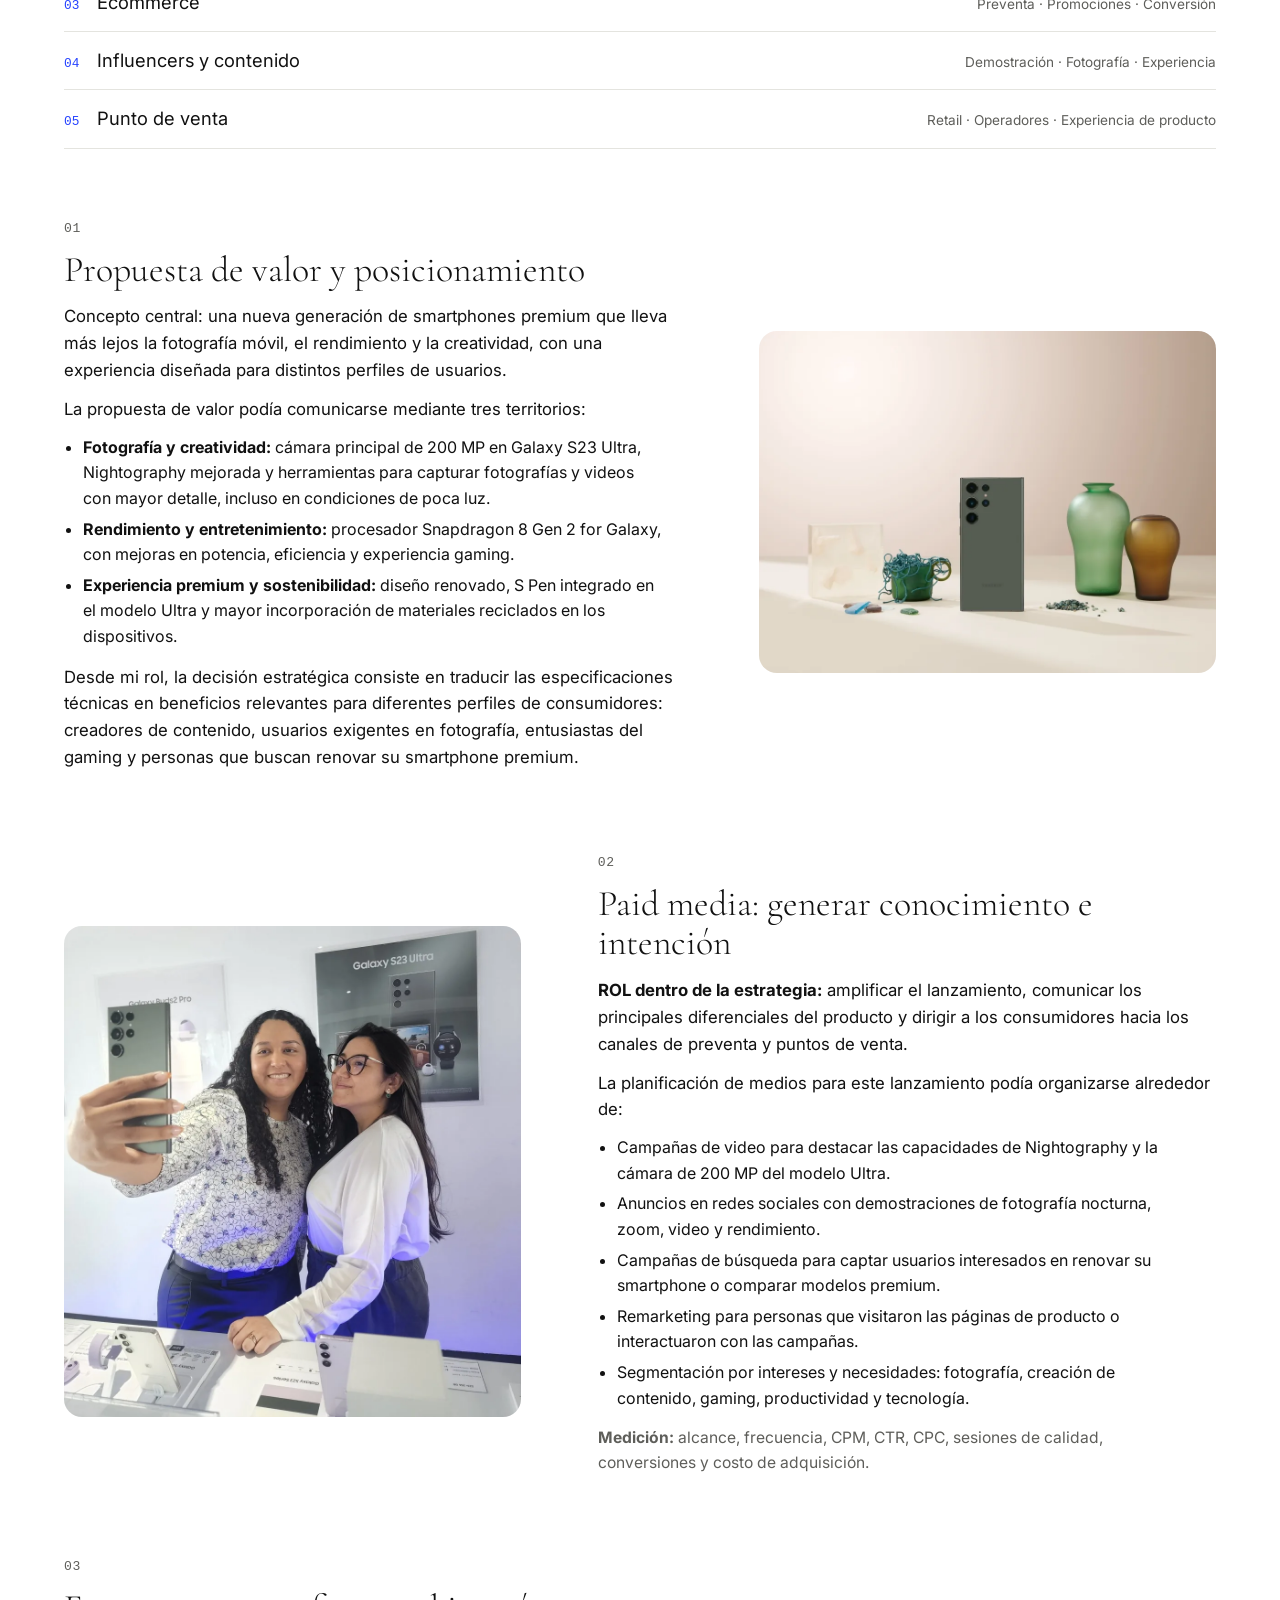
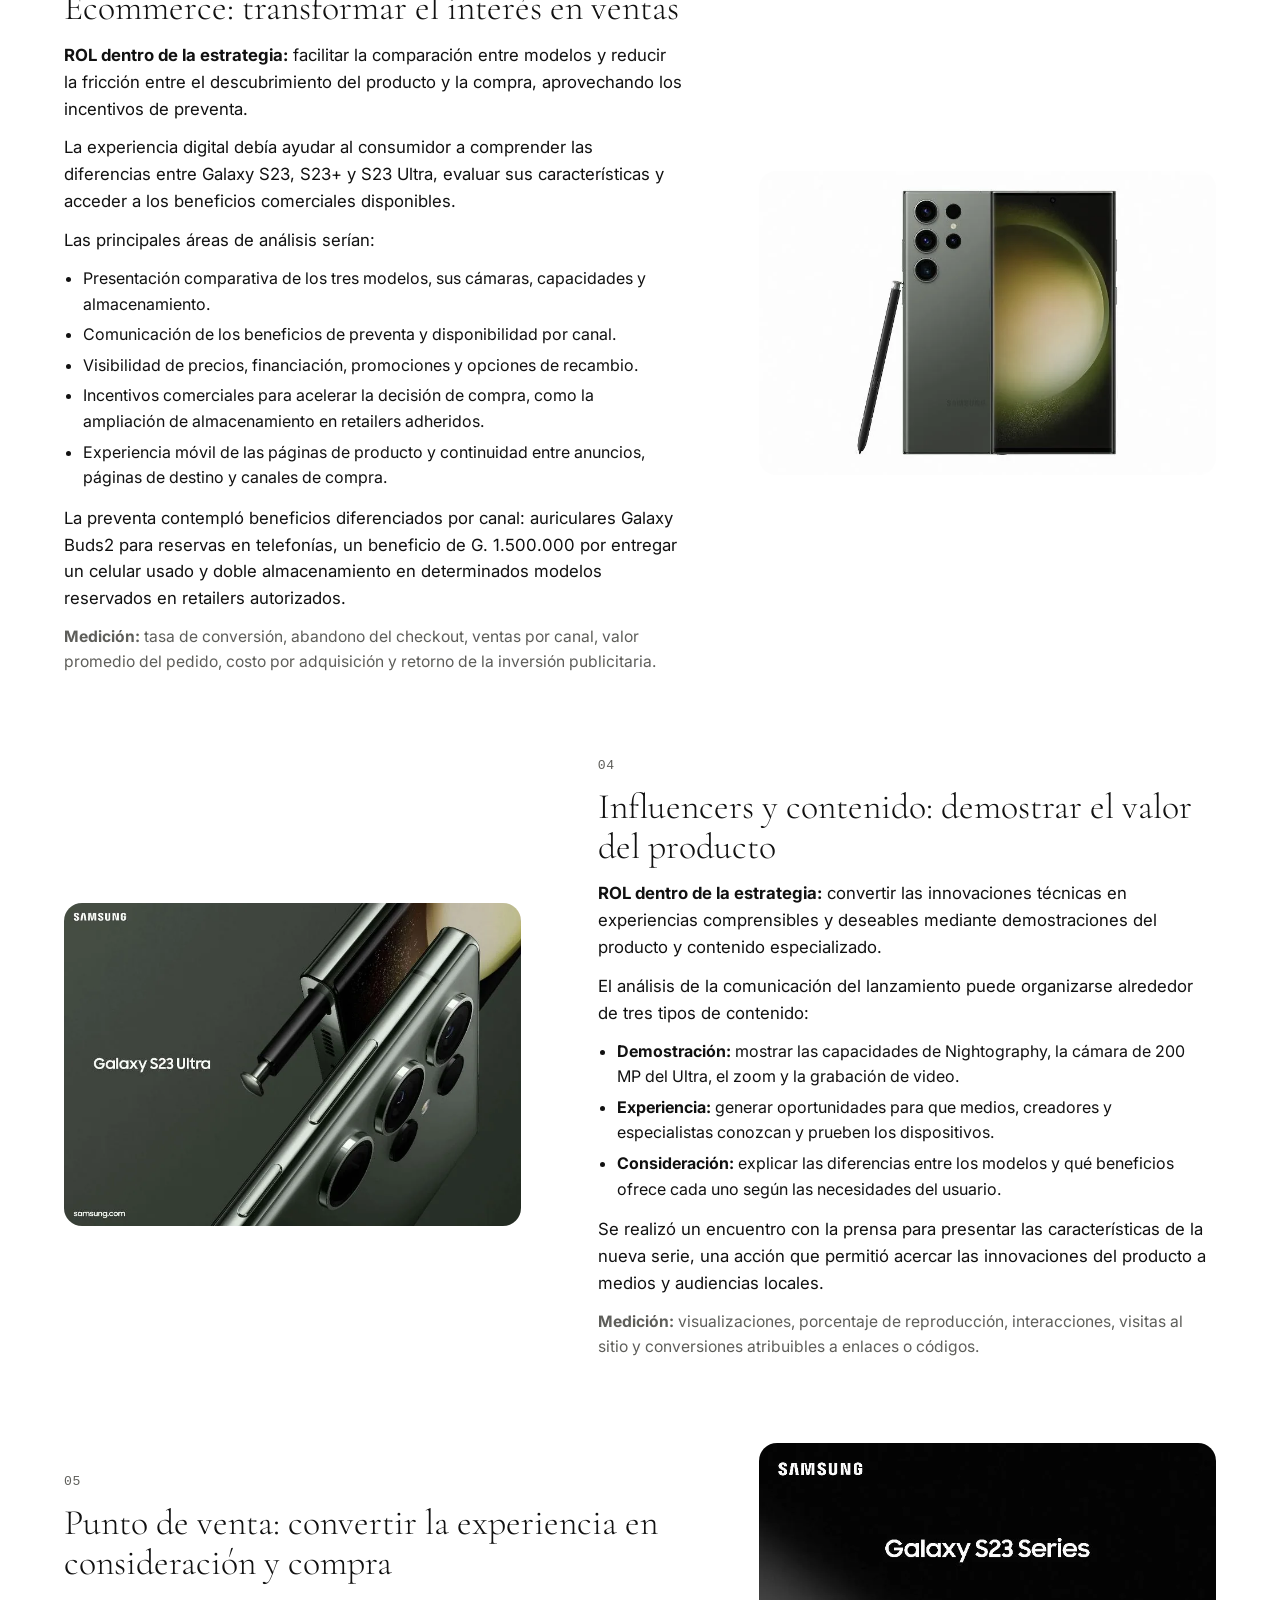
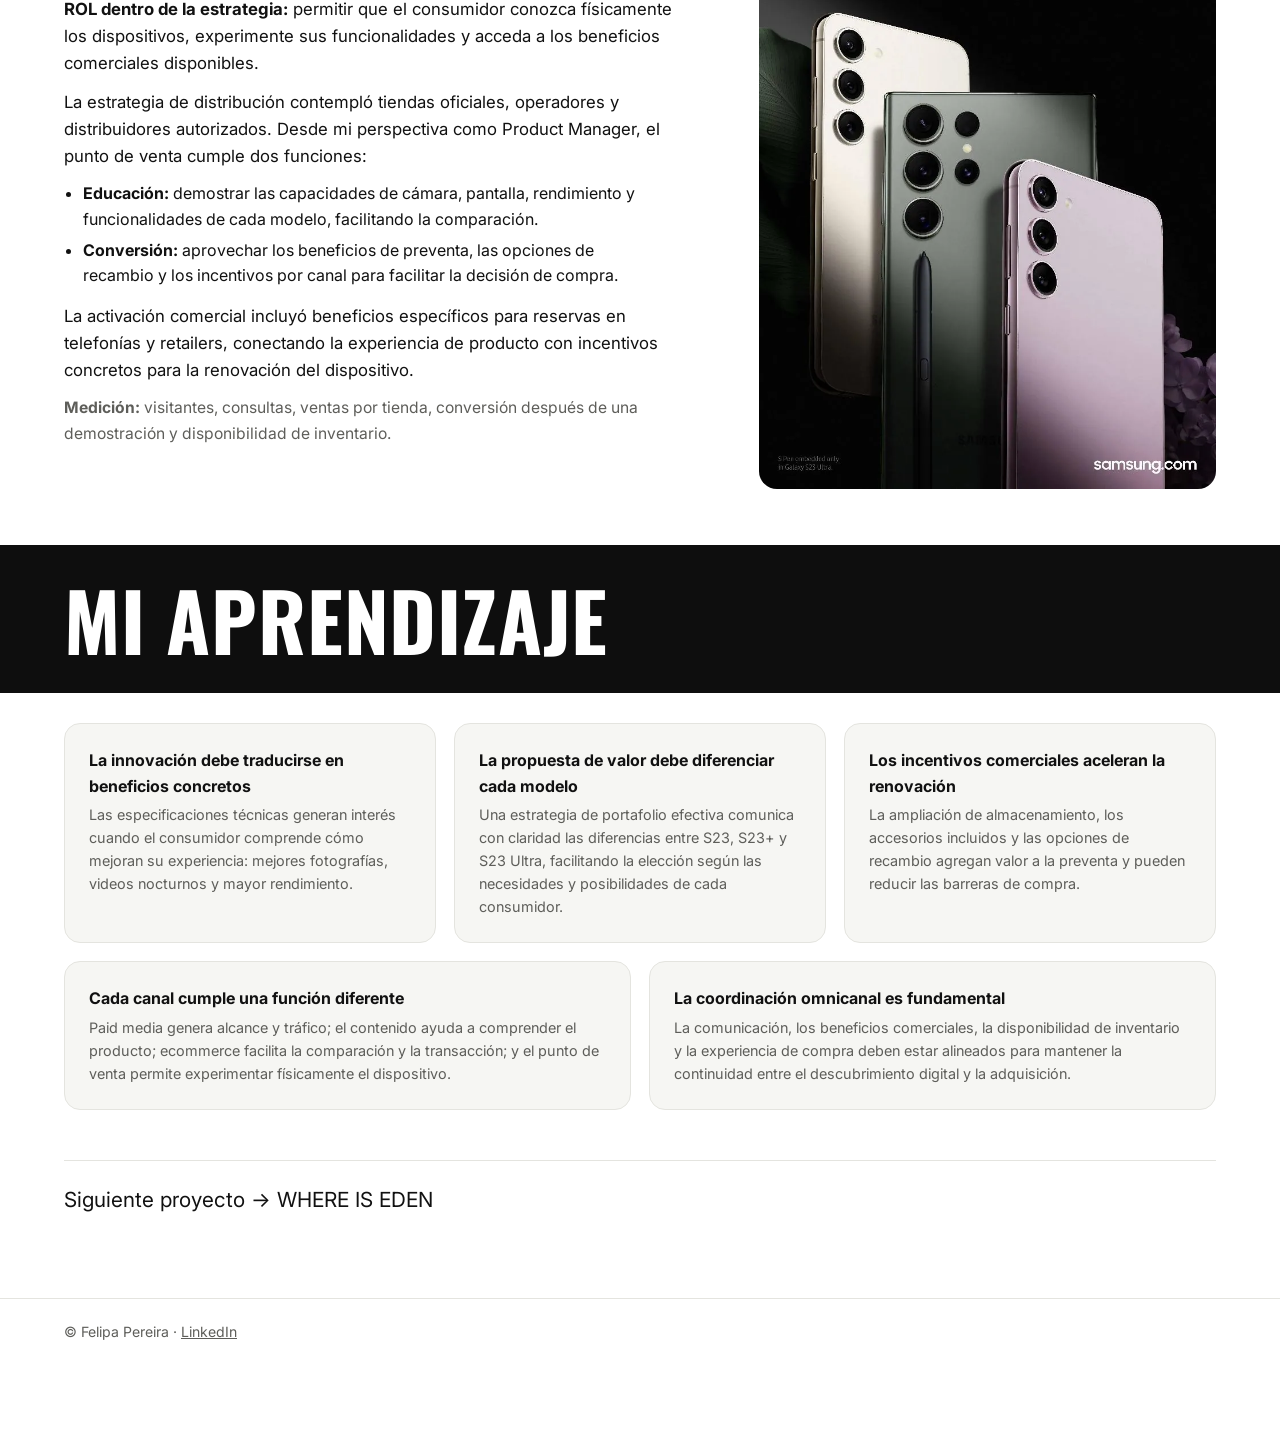
<file: proyectos/samsung-galaxy-s23.html>
<!DOCTYPE html>
<html lang="es"><head><meta charset="utf-8"/><meta content="width=device-width, initial-scale=1, viewport-fit=cover" name="viewport"/><title>Samsung Galaxy S23 | Felipa Pereira</title><link href="https://fonts.googleapis.com" rel="preconnect"/><link href="https://fonts.googleapis.com/css2?family=Cormorant+Garamond:wght@300;400&amp;family=Oswald:wght@600;700&amp;family=Inter:wght@400;500;600;700&amp;family=Poppins:wght@500;600&amp;display=swap" rel="stylesheet"/><link href="../css/styles.css" rel="stylesheet"/></head><body><header><div class="w"><nav><b>Felipa Pereira</b><a href="../index.html#proyectos">← Volver al portafolio</a></nav></div></header><article class="case" id="samsung"><div class="w"><a class="lab" href="../index.html#proyectos">← Proyectos</a><h1 class="cs">Estrategia de lanzamiento al mercado: paid media, ecommerce, influencers y punto de venta</h1><dl class="meta"><div><dt class="lab">Rol</dt><dd>Product Manager</dd></div><div><dt class="lab">Marca</dt><dd>Samsung</dd></div><div><dt class="lab">Categoría</dt><dd>Mobile</dd></div><div><dt class="lab">Año</dt><dd>2023</dd></div></dl><div class="img hero has pic-s0 sam0"><span>Imagen principal del proyecto</span></div><h2>Objetivo de negocio</h2><p class="ov">Generar demanda para la nueva serie Galaxy S23, comunicar sus avances en fotografía, rendimiento y experiencia premium, y convertir el interés en preventas y ventas mediante una estrategia coordinada entre canales digitales, operadores y distribuidores.</p><h2>Estrategia analizada</h2><div class="svc c4"><div><h3>01</h3><p>Comunicar los diferenciales de la nueva generación a través de beneficios tangibles: fotografía nocturna, cámara de 200 MP en el modelo Ultra y mayor rendimiento.</p></div><div><h3>02</h3><p>Utilizar demostraciones, contenido especializado y experiencias de producto para mostrar las capacidades de cámara, video y gaming.</p></div><div><h3>03</h3><p>Impulsar la preventa mediante beneficios comerciales: ampliación de almacenamiento, accesorios incluidos y opciones de recambio de dispositivos.</p></div><div><h3>04</h3><p>Conectar la comunicación digital con la experiencia presencial, facilitando la prueba del producto y la compra en operadores y puntos de venta autorizados.</p></div></div><h2>Objetivo del lanzamiento</h2><p class="ov">Analizar cómo una estrategia de Go-to-Market puede posicionar una nueva generación de smartphones premium, destacar sus innovaciones frente a la generación anterior y acelerar la conversión mediante una propuesta de valor diferenciada e incentivos comerciales.</p><ul class="ol"><li>Comunicar las mejoras de cámara, fotografía nocturna y rendimiento.</li><li>Diferenciar la propuesta de valor de los modelos Galaxy S23, S23+ y S23 Ultra.</li><li>Generar interés y tráfico hacia los canales de preventa y compra.</li><li>Incentivar la renovación de dispositivos mediante beneficios de preventa y recambio.</li><li>Coordinar la disponibilidad comercial, las promociones y la experiencia de compra.</li><li>Identificar indicadores para medir la contribución de cada canal al resultado de negocio.</li></ul><h2>El proceso</h2><ol class="ix"><li><a href="#samsung-1"><b>01</b>Propuesta de valor y posicionamiento<i>Cámara · Rendimiento · Experiencia premium</i></a></li><li><a href="#samsung-2"><b>02</b>Paid media<i>Alcance · Tráfico · Consideración</i></a></li><li><a href="#samsung-3"><b>03</b>Ecommerce<i>Preventa · Promociones · Conversión</i></a></li><li><a href="#samsung-4"><b>04</b>Influencers y contenido<i>Demostración · Fotografía · Experiencia</i></a></li><li><a href="#samsung-5"><b>05</b>Punto de venta<i>Retail · Operadores · Experiencia de producto</i></a></li></ol><section class="ph" id="samsung-1"><div class="tx"><div class="lab">01</div><h3>Propuesta de valor y posicionamiento</h3><p>Concepto central: una nueva generación de smartphones premium que lleva más lejos la fotografía móvil, el rendimiento y la creatividad, con una experiencia diseñada para distintos perfiles de usuarios.</p><p>La propuesta de valor podía comunicarse mediante tres territorios:</p><ul><li><b>Fotografía y creatividad:</b> cámara principal de 200 MP en Galaxy S23 Ultra, Nightography mejorada y herramientas para capturar fotografías y videos con mayor detalle, incluso en condiciones de poca luz.</li><li><b>Rendimiento y entretenimiento:</b> procesador Snapdragon 8 Gen 2 for Galaxy, con mejoras en potencia, eficiencia y experiencia gaming.</li><li><b>Experiencia premium y sostenibilidad:</b> diseño renovado, S Pen integrado en el modelo Ultra y mayor incorporación de materiales reciclados en los dispositivos.</li></ul><p>Desde mi rol, la decisión estratégica consiste en traducir las especificaciones técnicas en beneficios relevantes para diferentes perfiles de consumidores: creadores de contenido, usuarios exigentes en fotografía, entusiastas del gaming y personas que buscan renovar su smartphone premium.</p></div><div class="img has pic-s1" style="aspect-ratio:1000/750"><span>Imagen: Propuesta de valor y posicionamiento</span></div></section><section class="ph" id="samsung-2"><div class="tx"><div class="lab">02</div><h3>Paid media: generar conocimiento e intención</h3><p><b>ROL dentro de la estrategia:</b> amplificar el lanzamiento, comunicar los principales diferenciales del producto y dirigir a los consumidores hacia los canales de preventa y puntos de venta.</p><p>La planificación de medios para este lanzamiento podía organizarse alrededor de:</p><ul><li>Campañas de video para destacar las capacidades de Nightography y la cámara de 200 MP del modelo Ultra.</li><li>Anuncios en redes sociales con demostraciones de fotografía nocturna, zoom, video y rendimiento.</li><li>Campañas de búsqueda para captar usuarios interesados en renovar su smartphone o comparar modelos premium.</li><li>Remarketing para personas que visitaron las páginas de producto o interactuaron con las campañas.</li><li>Segmentación por intereses y necesidades: fotografía, creación de contenido, gaming, productividad y tecnología.</li></ul><p class="med"><b>Medición:</b> alcance, frecuencia, CPM, CTR, CPC, sesiones de calidad, conversiones y costo de adquisición.</p></div><div class="img has pic-s2" style="aspect-ratio:1000/1074"><span>Imagen: Paid media</span></div></section><section class="ph" id="samsung-3"><div class="tx"><div class="lab">03</div><h3>Ecommerce: transformar el interés en ventas</h3><p><b>ROL dentro de la estrategia:</b> facilitar la comparación entre modelos y reducir la fricción entre el descubrimiento del producto y la compra, aprovechando los incentivos de preventa.</p><p>La experiencia digital debía ayudar al consumidor a comprender las diferencias entre Galaxy S23, S23+ y S23 Ultra, evaluar sus características y acceder a los beneficios comerciales disponibles.</p><p>Las principales áreas de análisis serían:</p><ul><li>Presentación comparativa de los tres modelos, sus cámaras, capacidades y almacenamiento.</li><li>Comunicación de los beneficios de preventa y disponibilidad por canal.</li><li>Visibilidad de precios, financiación, promociones y opciones de recambio.</li><li>Incentivos comerciales para acelerar la decisión de compra, como la ampliación de almacenamiento en retailers adheridos.</li><li>Experiencia móvil de las páginas de producto y continuidad entre anuncios, páginas de destino y canales de compra.</li></ul><p>La preventa contempló beneficios diferenciados por canal: auriculares Galaxy Buds2 para reservas en telefonías, un beneficio de G. 1.500.000 por entregar un celular usado y doble almacenamiento en determinados modelos reservados en retailers autorizados.</p><p class="med"><b>Medición:</b> tasa de conversión, abandono del checkout, ventas por canal, valor promedio del pedido, costo por adquisición y retorno de la inversión publicitaria.</p></div><div class="img has pic-s3" style="aspect-ratio:800/533"><span>Imagen: Ecommerce</span></div></section><section class="ph" id="samsung-4"><div class="tx"><div class="lab">04</div><h3>Influencers y contenido: demostrar el valor del producto</h3><p><b>ROL dentro de la estrategia:</b> convertir las innovaciones técnicas en experiencias comprensibles y deseables mediante demostraciones del producto y contenido especializado.</p><p>El análisis de la comunicación del lanzamiento puede organizarse alrededor de tres tipos de contenido:</p><ul><li><b>Demostración:</b> mostrar las capacidades de Nightography, la cámara de 200 MP del Ultra, el zoom y la grabación de video.</li><li><b>Experiencia:</b> generar oportunidades para que medios, creadores y especialistas conozcan y prueben los dispositivos.</li><li><b>Consideración:</b> explicar las diferencias entre los modelos y qué beneficios ofrece cada uno según las necesidades del usuario.</li></ul><p>Se realizó un encuentro con la prensa para presentar las características de la nueva serie, una acción que permitió acercar las innovaciones del producto a medios y audiencias locales.</p><p class="med"><b>Medición:</b> visualizaciones, porcentaje de reproducción, interacciones, visitas al sitio y conversiones atribuibles a enlaces o códigos.</p></div><div class="img has pic-s4" style="aspect-ratio:800/566"><span>Imagen: Influencers y contenido</span></div></section><section class="ph" id="samsung-5"><div class="tx"><div class="lab">05</div><h3>Punto de venta: convertir la experiencia en consideración y compra</h3><p><b>ROL dentro de la estrategia:</b> permitir que el consumidor conozca físicamente los dispositivos, experimente sus funcionalidades y acceda a los beneficios comerciales disponibles.</p><p>La estrategia de distribución contempló tiendas oficiales, operadores y distribuidores autorizados. Desde mi perspectiva como Product Manager, el punto de venta cumple dos funciones:</p><ul><li><b>Educación:</b> demostrar las capacidades de cámara, pantalla, rendimiento y funcionalidades de cada modelo, facilitando la comparación.</li><li><b>Conversión:</b> aprovechar los beneficios de preventa, las opciones de recambio y los incentivos por canal para facilitar la decisión de compra.</li></ul><p>La activación comercial incluyó beneficios específicos para reservas en telefonías y retailers, conectando la experiencia de producto con incentivos concretos para la renovación del dispositivo.</p><p class="med"><b>Medición:</b> visitantes, consultas, ventas por tienda, conversión después de una demostración y disponibilidad de inventario.</p></div><div class="img has pic-s5" style="aspect-ratio:800/1131"><span>Imagen: Punto de venta</span></div></section><h2>Mi aprendizaje</h2><div class="svc c5"><div><h3>La innovación debe traducirse en beneficios concretos</h3><p>Las especificaciones técnicas generan interés cuando el consumidor comprende cómo mejoran su experiencia: mejores fotografías, videos nocturnos y mayor rendimiento.</p></div><div><h3>La propuesta de valor debe diferenciar cada modelo</h3><p>Una estrategia de portafolio efectiva comunica con claridad las diferencias entre S23, S23+ y S23 Ultra, facilitando la elección según las necesidades y posibilidades de cada consumidor.</p></div><div><h3>Los incentivos comerciales aceleran la renovación</h3><p>La ampliación de almacenamiento, los accesorios incluidos y las opciones de recambio agregan valor a la preventa y pueden reducir las barreras de compra.</p></div><div><h3>Cada canal cumple una función diferente</h3><p>Paid media genera alcance y tráfico; el contenido ayuda a comprender el producto; ecommerce facilita la comparación y la transacción; y el punto de venta permite experimentar físicamente el dispositivo.</p></div><div><h3>La coordinación omnicanal es fundamental</h3><p>La comunicación, los beneficios comerciales, la disponibilidad de inventario y la experiencia de compra deben estar alineados para mantener la continuidad entre el descubrimiento digital y la adquisición.</p></div></div><a class="nx" href="where-is-eden.html">Siguiente proyecto → WHERE IS EDEN</a></div></article><footer><div class="w">© Felipa Pereira · <a href="https://www.linkedin.com/in/felipapereira/">LinkedIn</a></div></footer><script defer src="../js/main.js"></script></body></html>
</file>
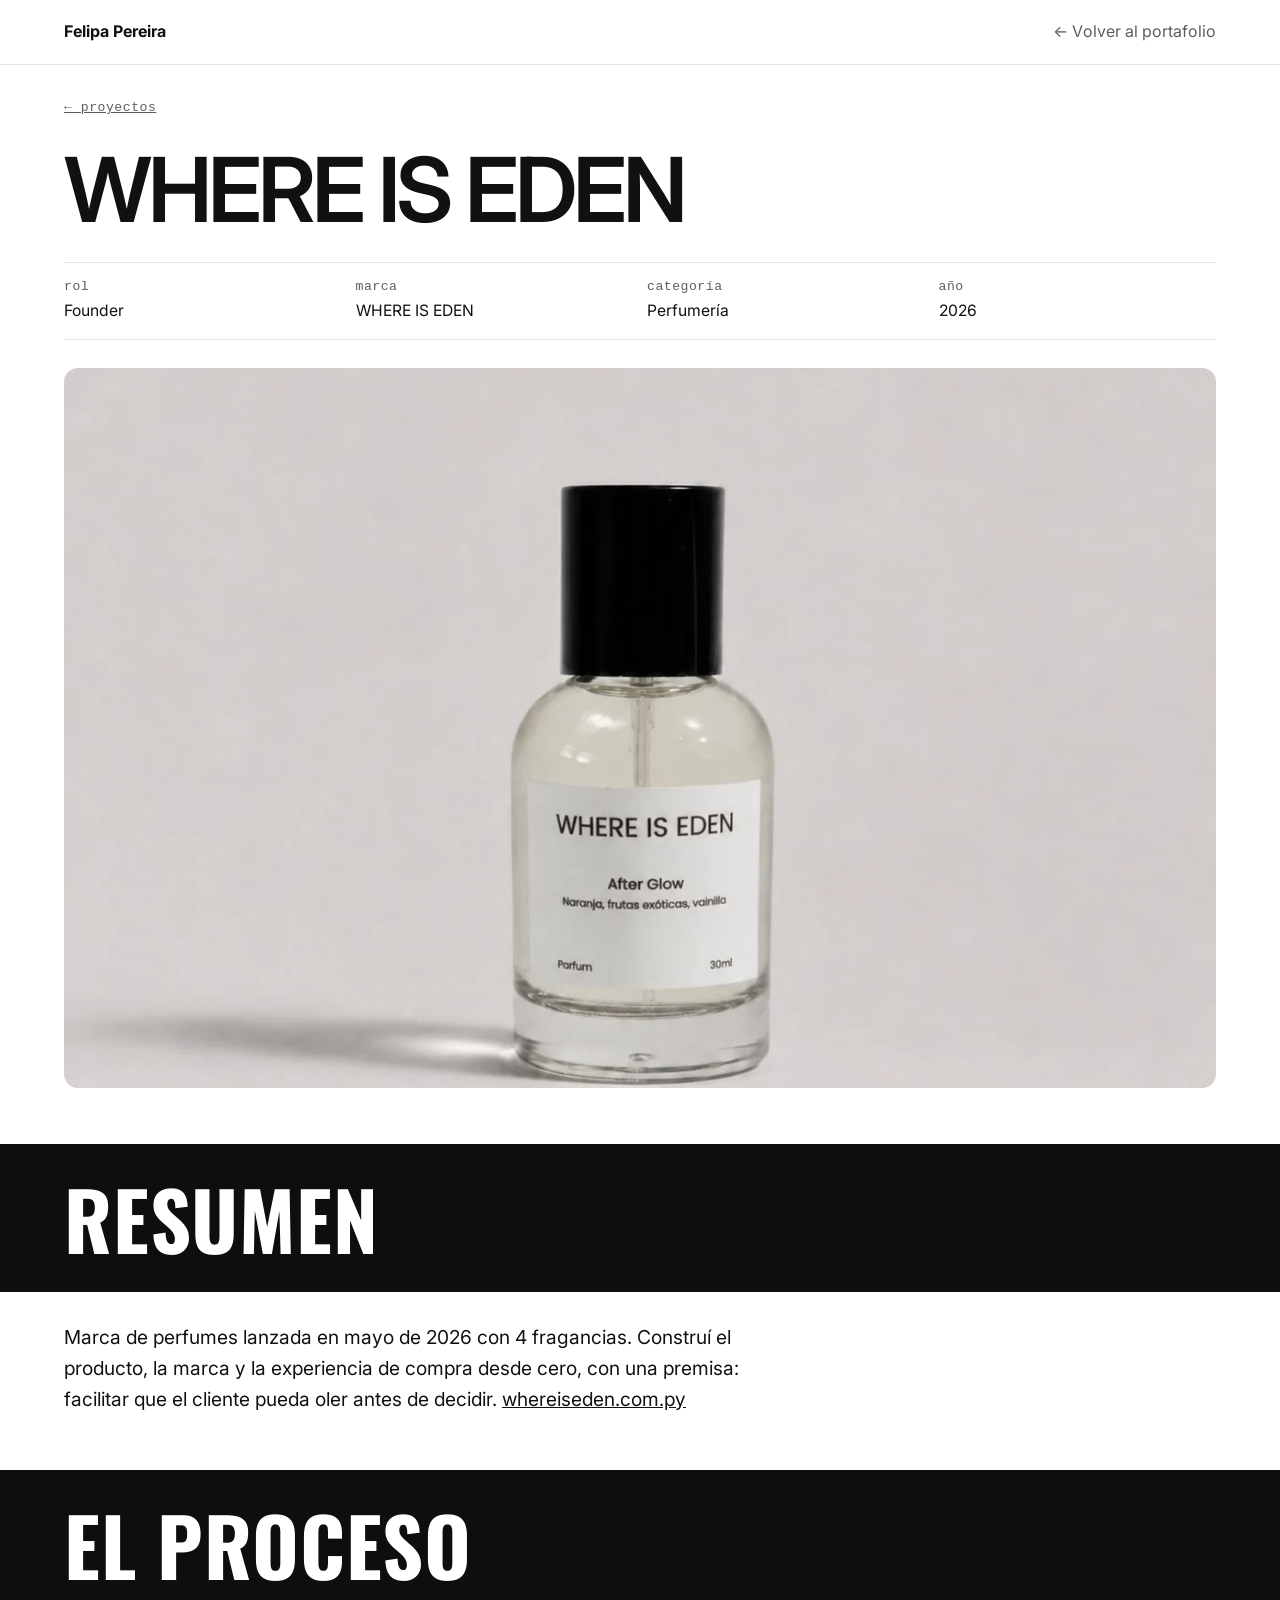
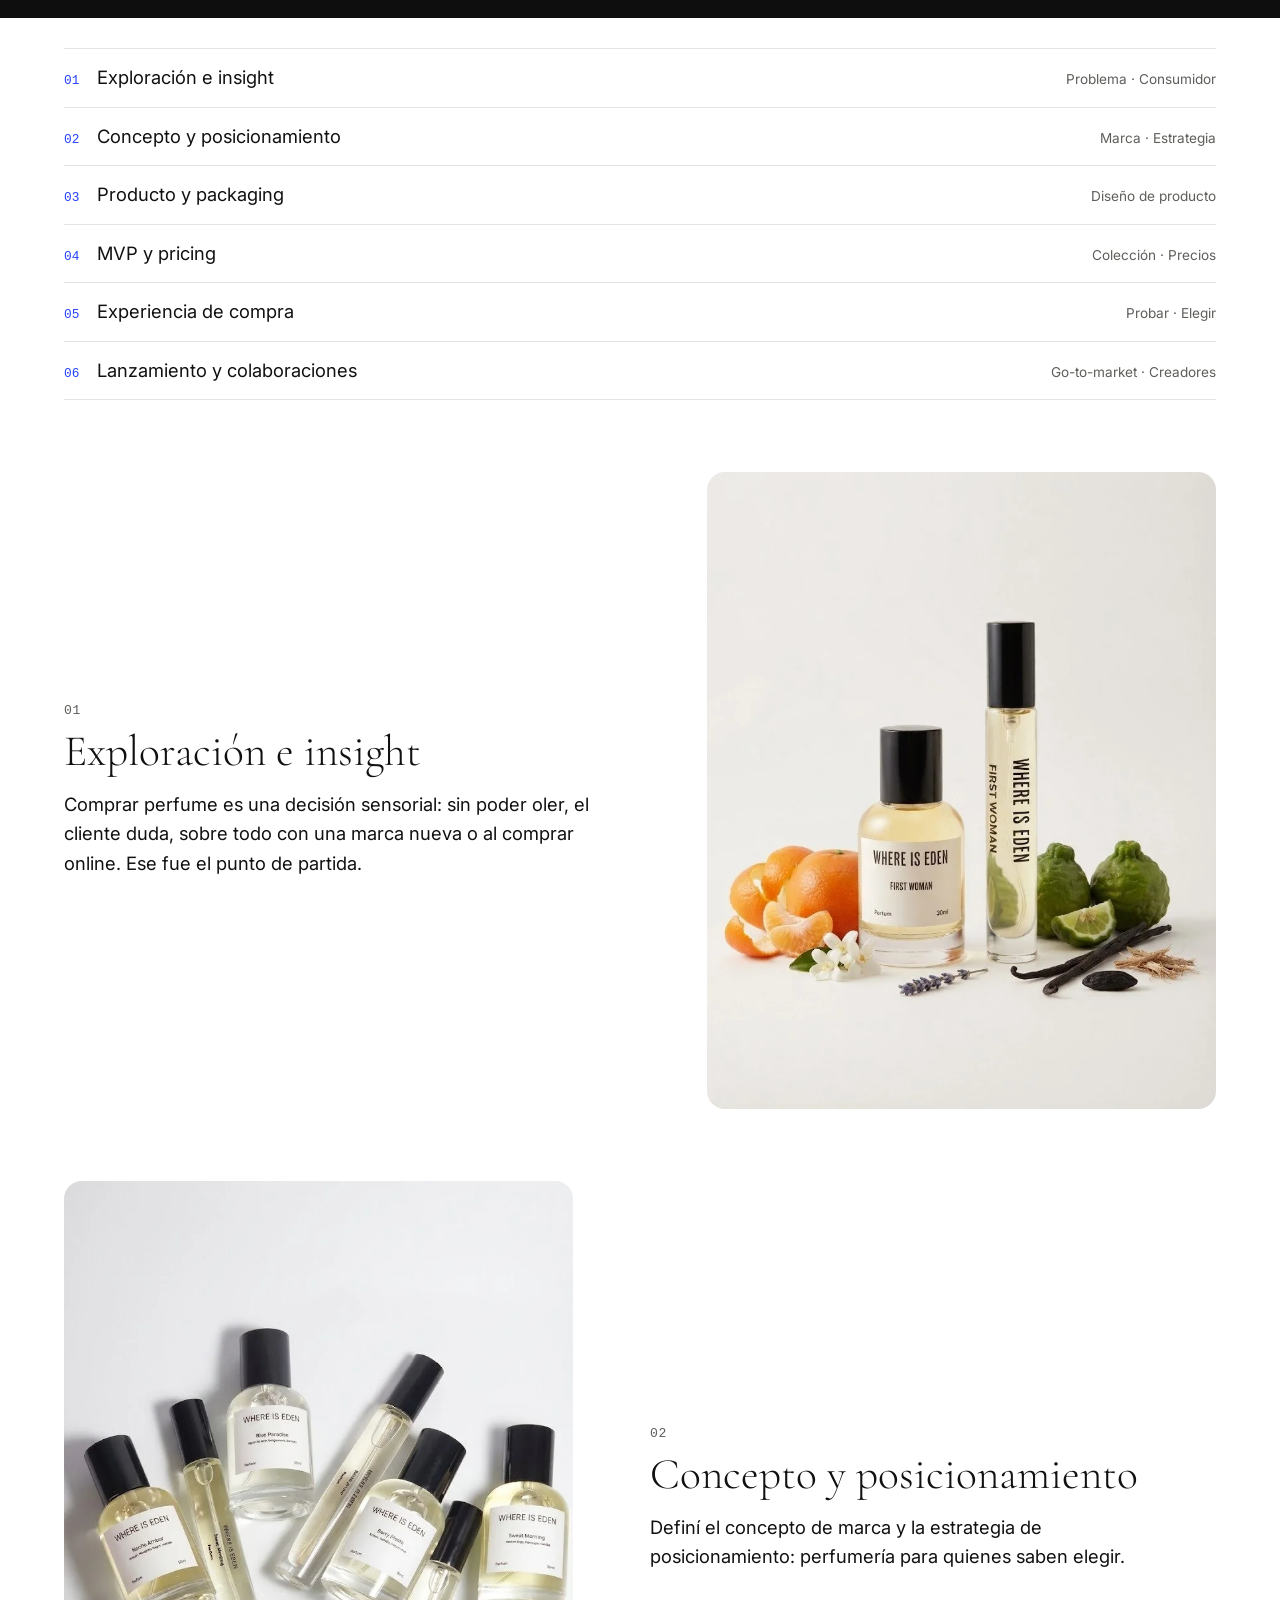
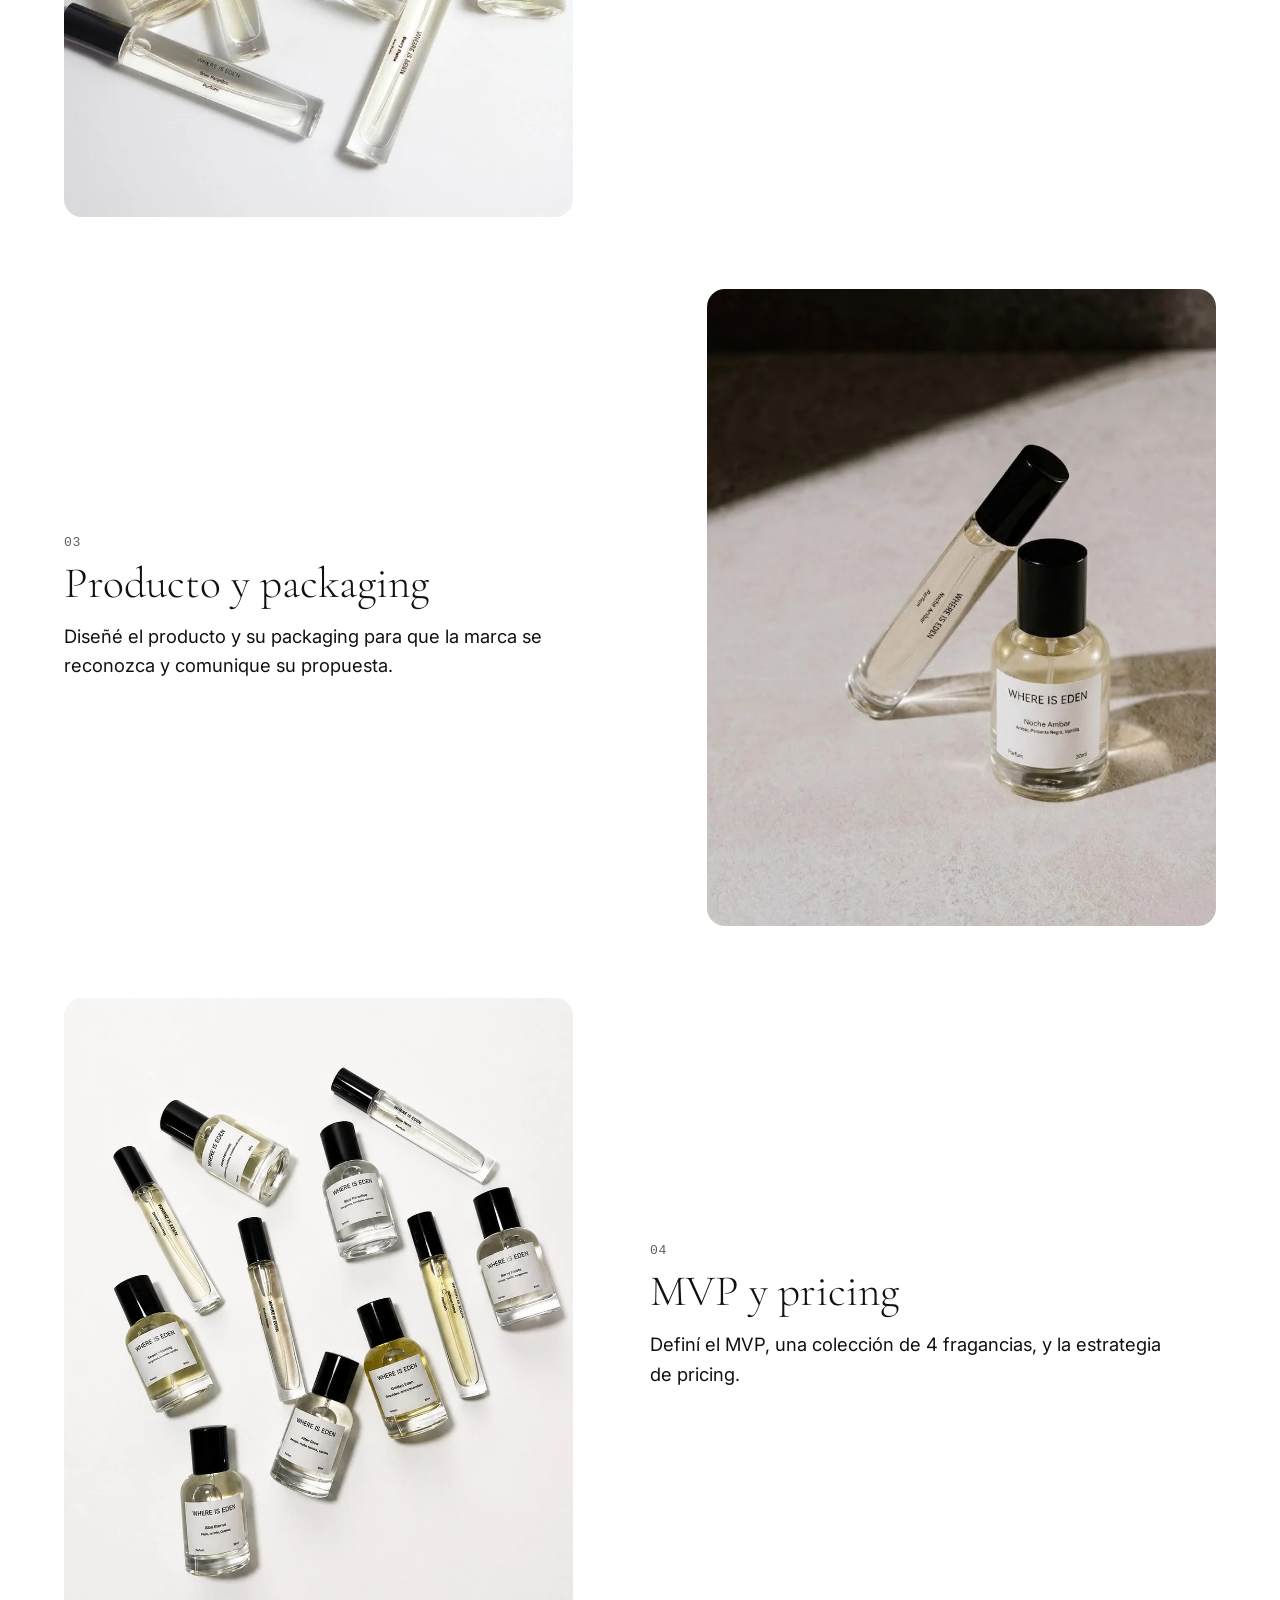
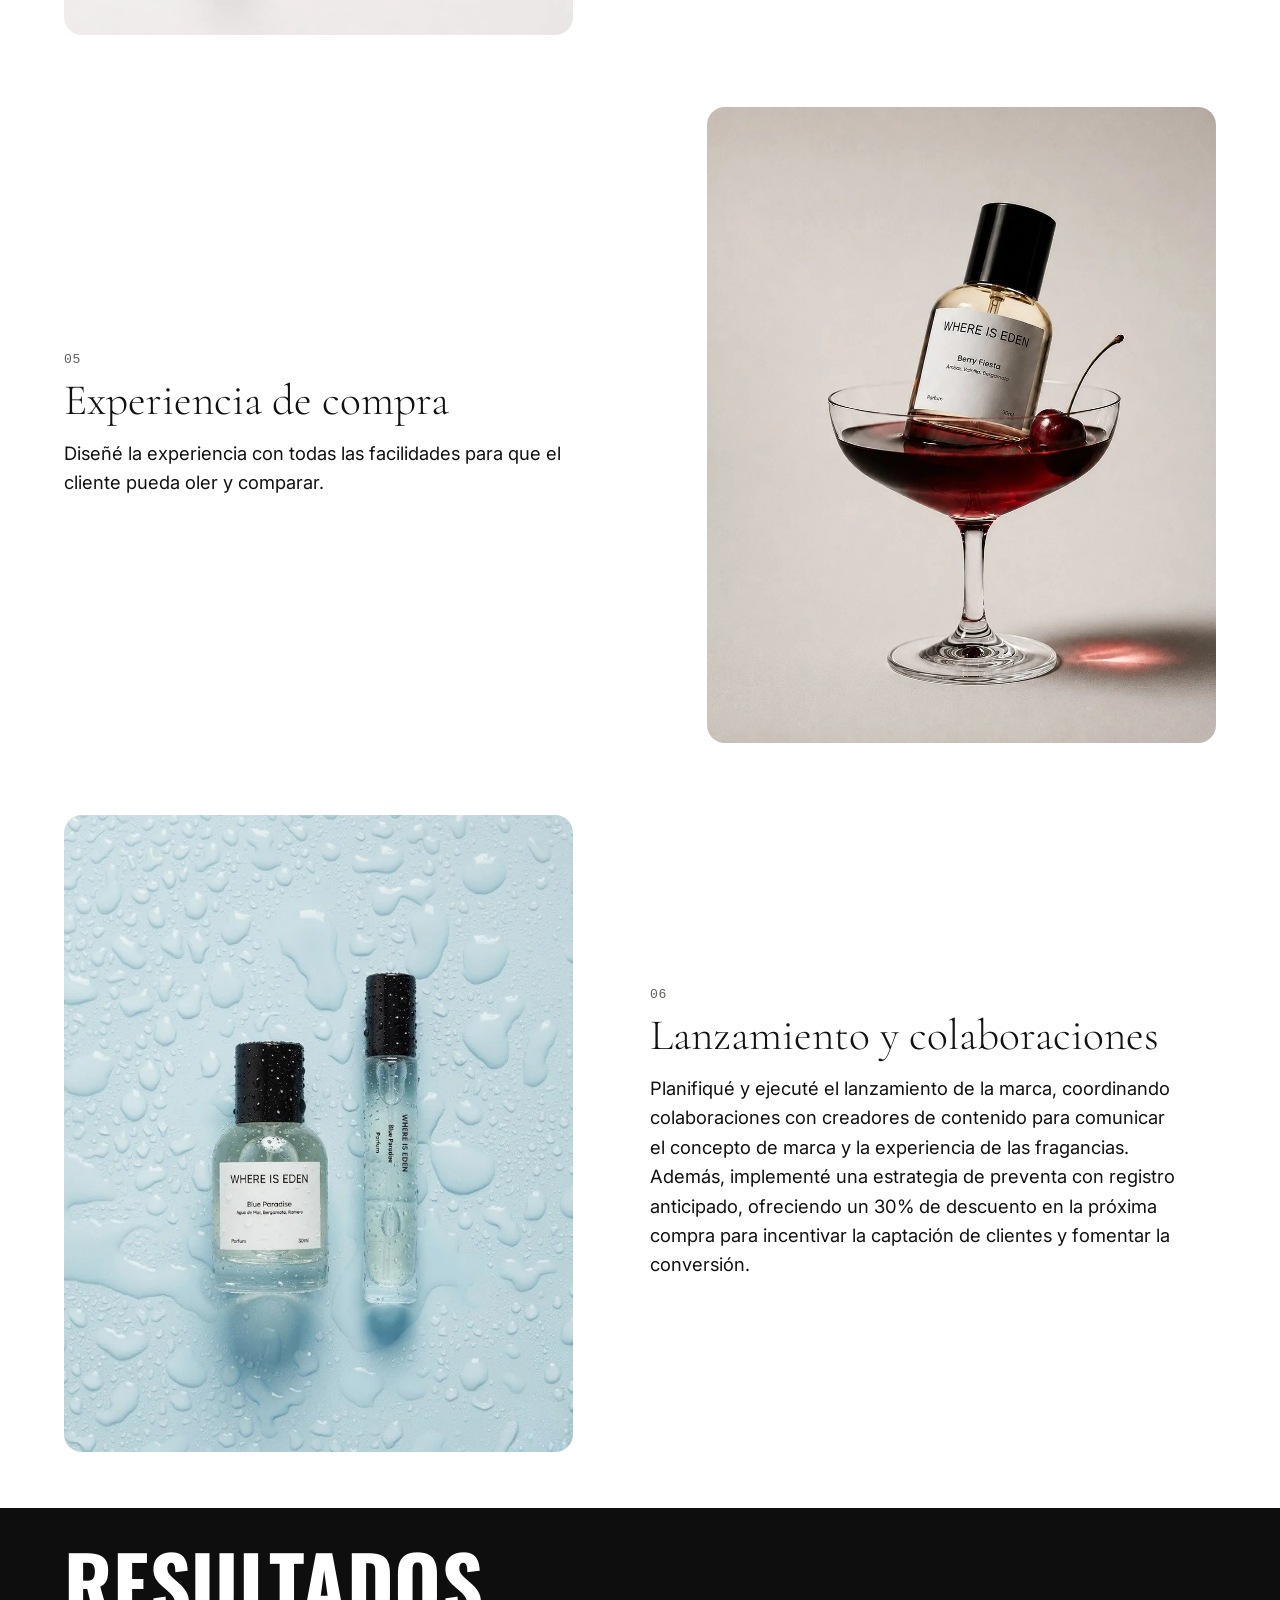
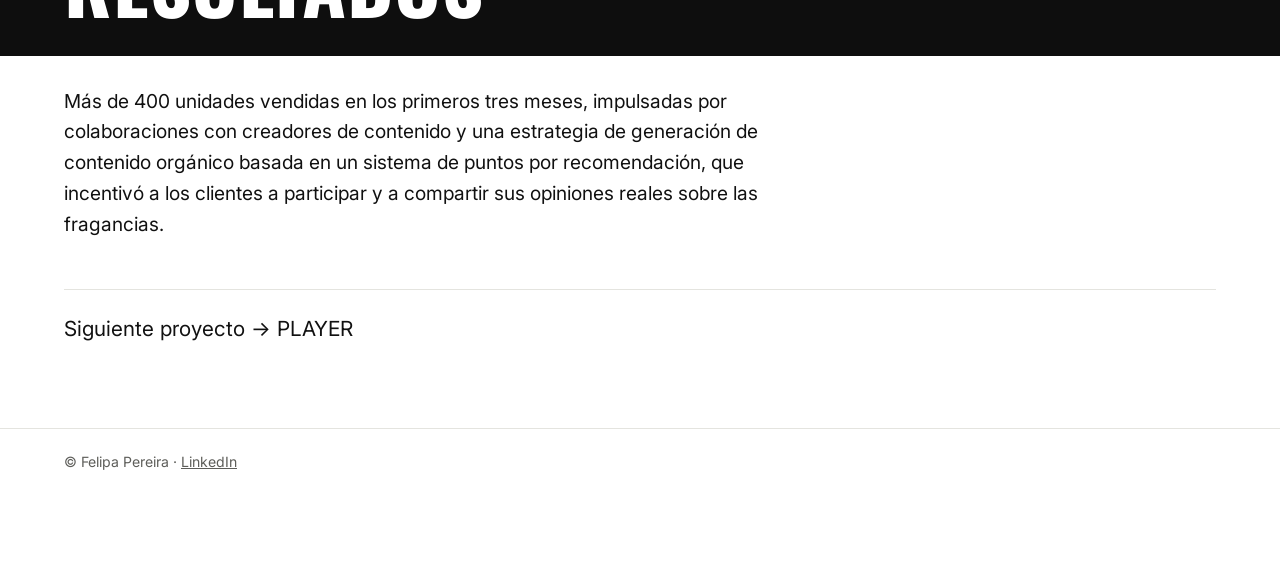
<file: proyectos/where-is-eden.html>
<!DOCTYPE html>
<html lang="es"><head><meta charset="utf-8"/><meta content="width=device-width, initial-scale=1, viewport-fit=cover" name="viewport"/><title>WHERE IS EDEN | Felipa Pereira</title><link href="https://fonts.googleapis.com" rel="preconnect"/><link href="https://fonts.googleapis.com/css2?family=Cormorant+Garamond:wght@300;400&amp;family=Oswald:wght@600;700&amp;family=Inter:wght@400;500;600;700&amp;family=Poppins:wght@500;600&amp;display=swap" rel="stylesheet"/><link href="../css/styles.css" rel="stylesheet"/></head><body><header><div class="w"><nav><b>Felipa Pereira</b><a href="../index.html#proyectos">← Volver al portafolio</a></nav></div></header><article class="case" id="eden"><div class="w"><a class="lab" href="../index.html#proyectos">← Proyectos</a><h1 class="cs">WHERE IS EDEN</h1><dl class="meta"><div><dt class="lab">Rol</dt><dd>Founder</dd></div><div><dt class="lab">Marca</dt><dd>WHERE IS EDEN</dd></div><div><dt class="lab">Categoría</dt><dd>Perfumería</dd></div><div><dt class="lab">Año</dt><dd>2026</dd></div></dl><div class="img hero has pic-e0"><span>Imagen principal del proyecto</span></div><h2>Resumen</h2><p class="ov">Marca de perfumes lanzada en mayo de 2026 con 4 fragancias. Construí el producto, la marca y la experiencia de compra desde cero, con una premisa: facilitar que el cliente pueda oler antes de decidir. <a data-l href="https://www.whereiseden.com.py">whereiseden.com.py</a></p><h2>El proceso</h2><ol class="ix"><li><a href="#eden-1"><b>01</b>Exploración e insight<i>Problema · Consumidor</i></a></li><li><a href="#eden-2"><b>02</b>Concepto y posicionamiento<i>Marca · Estrategia</i></a></li><li><a href="#eden-3"><b>03</b>Producto y packaging<i>Diseño de producto</i></a></li><li><a href="#eden-4"><b>04</b>MVP y pricing<i>Colección · Precios</i></a></li><li><a href="#eden-5"><b>05</b>Experiencia de compra<i>Probar · Elegir</i></a></li><li><a href="#eden-6"><b>06</b>Lanzamiento y colaboraciones<i>Go-to-market · Creadores</i></a></li></ol><section class="ph" id="eden-1"><div class="lab">01</div><h3>Exploración e insight</h3><p>Comprar perfume es una decisión sensorial: sin poder oler, el cliente duda, sobre todo con una marca nueva o al comprar online. Ese fue el punto de partida.</p><div class="img has pic-e1"><span>Imagen: Exploración e insight</span></div></section><section class="ph" id="eden-2"><div class="lab">02</div><h3>Concepto y posicionamiento</h3><p>Definí el concepto de marca y la estrategia de posicionamiento: perfumería para quienes saben elegir.</p><div class="img has pic-e2"><span>Imagen: Concepto y posicionamiento</span></div></section><section class="ph" id="eden-3"><div class="lab">03</div><h3>Producto y packaging</h3><p>Diseñé el producto y su packaging para que la marca se reconozca y comunique su propuesta.</p><div class="img has pic-e3"><span>Imagen: Producto y packaging</span></div></section><section class="ph" id="eden-4"><div class="lab">04</div><h3>MVP y pricing</h3><p>Definí el MVP, una colección de 4 fragancias, y la estrategia de pricing.</p><div class="img has pic-e4"><span>Imagen: MVP y pricing</span></div></section><section class="ph" id="eden-5"><div class="lab">05</div><h3>Experiencia de compra</h3><p>Diseñé la experiencia con todas las facilidades para que el cliente pueda oler y comparar.</p><div class="img has pic-e5"><span>Imagen: Experiencia de compra</span></div></section><section class="ph" id="eden-6"><div class="lab">06</div><h3>Lanzamiento y colaboraciones</h3><p>Planifiqué y ejecuté el lanzamiento de la marca, coordinando colaboraciones con creadores de contenido para comunicar el concepto de marca y la experiencia de las fragancias. Además, implementé una estrategia de preventa con registro anticipado, ofreciendo un 30% de descuento en la próxima compra para incentivar la captación de clientes y fomentar la conversión.</p><div class="img has pic-e6"><span>Imagen: Lanzamiento y colaboraciones</span></div></section><h2>Resultados</h2><p class="ov">Más de 400 unidades vendidas en los primeros tres meses, impulsadas por colaboraciones con creadores de contenido y una estrategia de generación de contenido orgánico basada en un sistema de puntos por recomendación, que incentivó a los clientes a participar y a compartir sus opiniones reales sobre las fragancias.</p><a class="nx" href="player.html">Siguiente proyecto → PLAYER</a></div></article><footer><div class="w">© Felipa Pereira · <a href="https://www.linkedin.com/in/felipapereira/">LinkedIn</a></div></footer><script defer src="../js/main.js"></script></body></html>
</file>
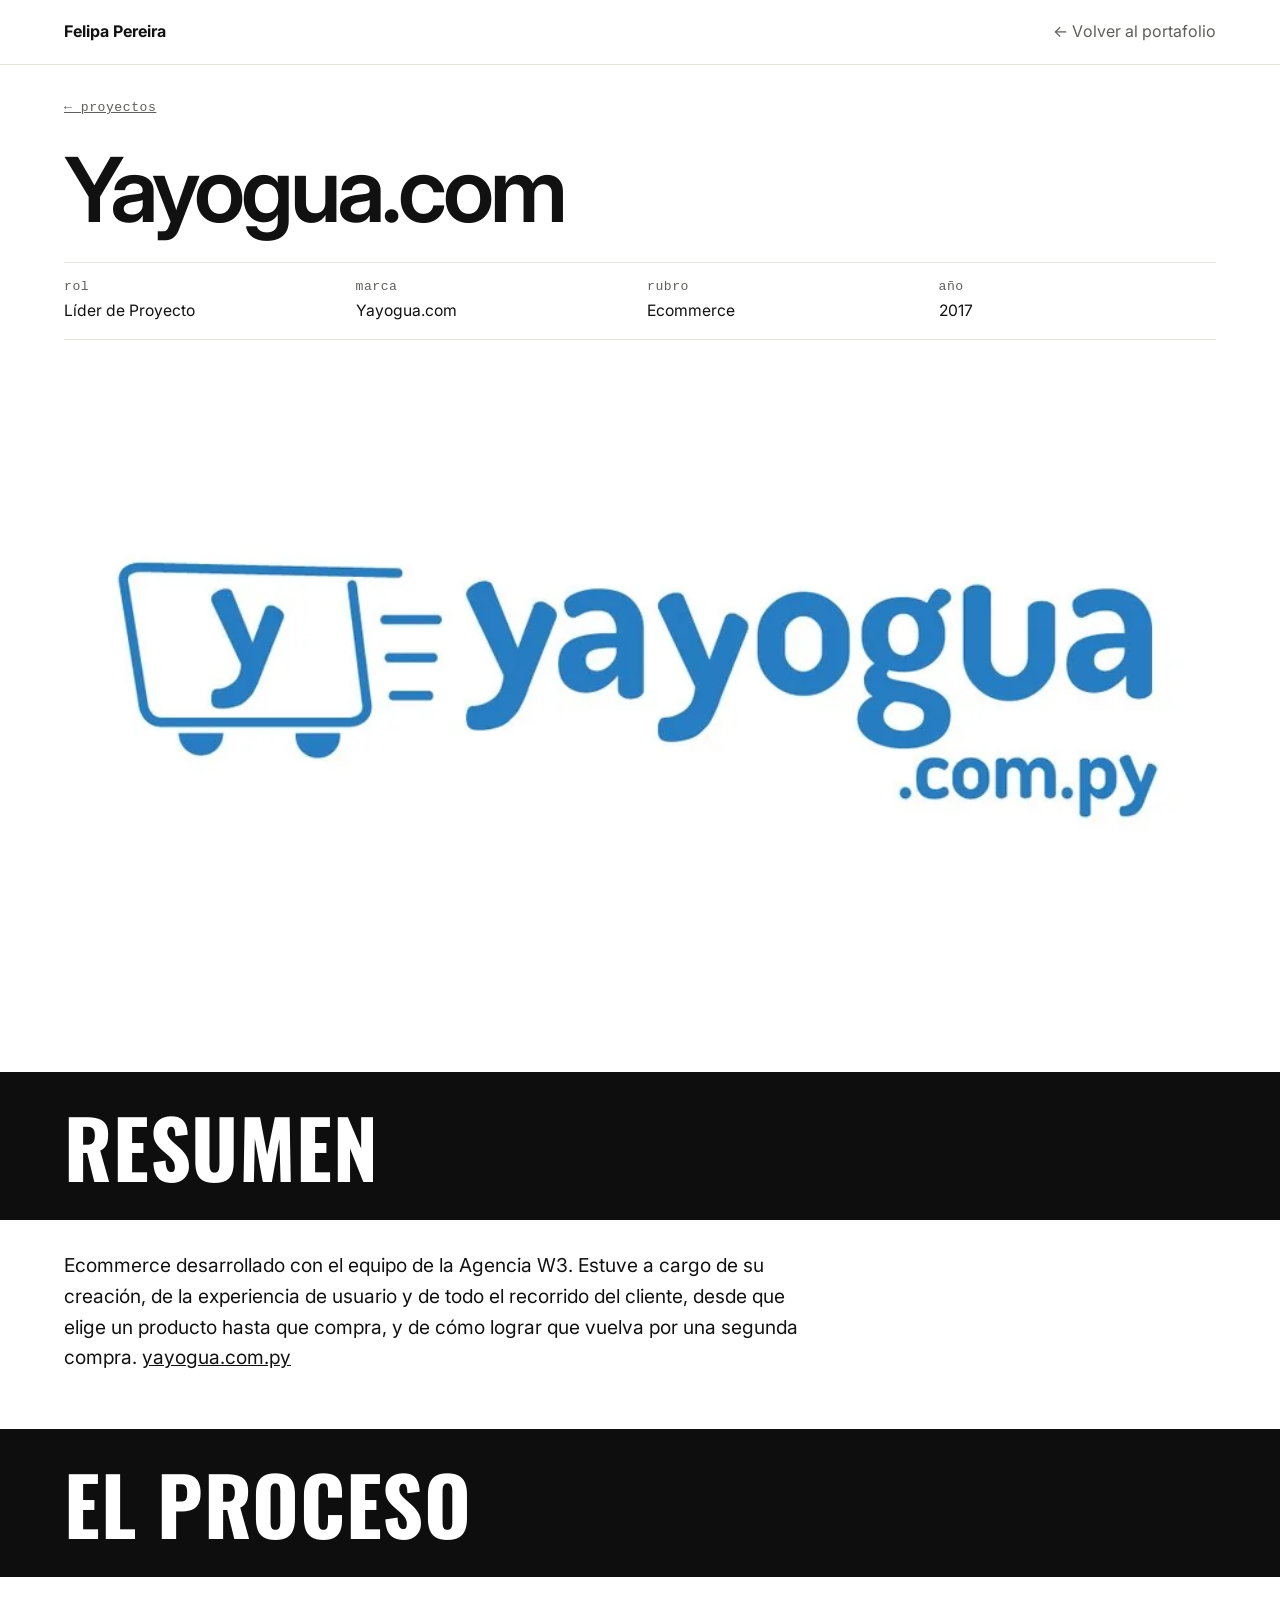
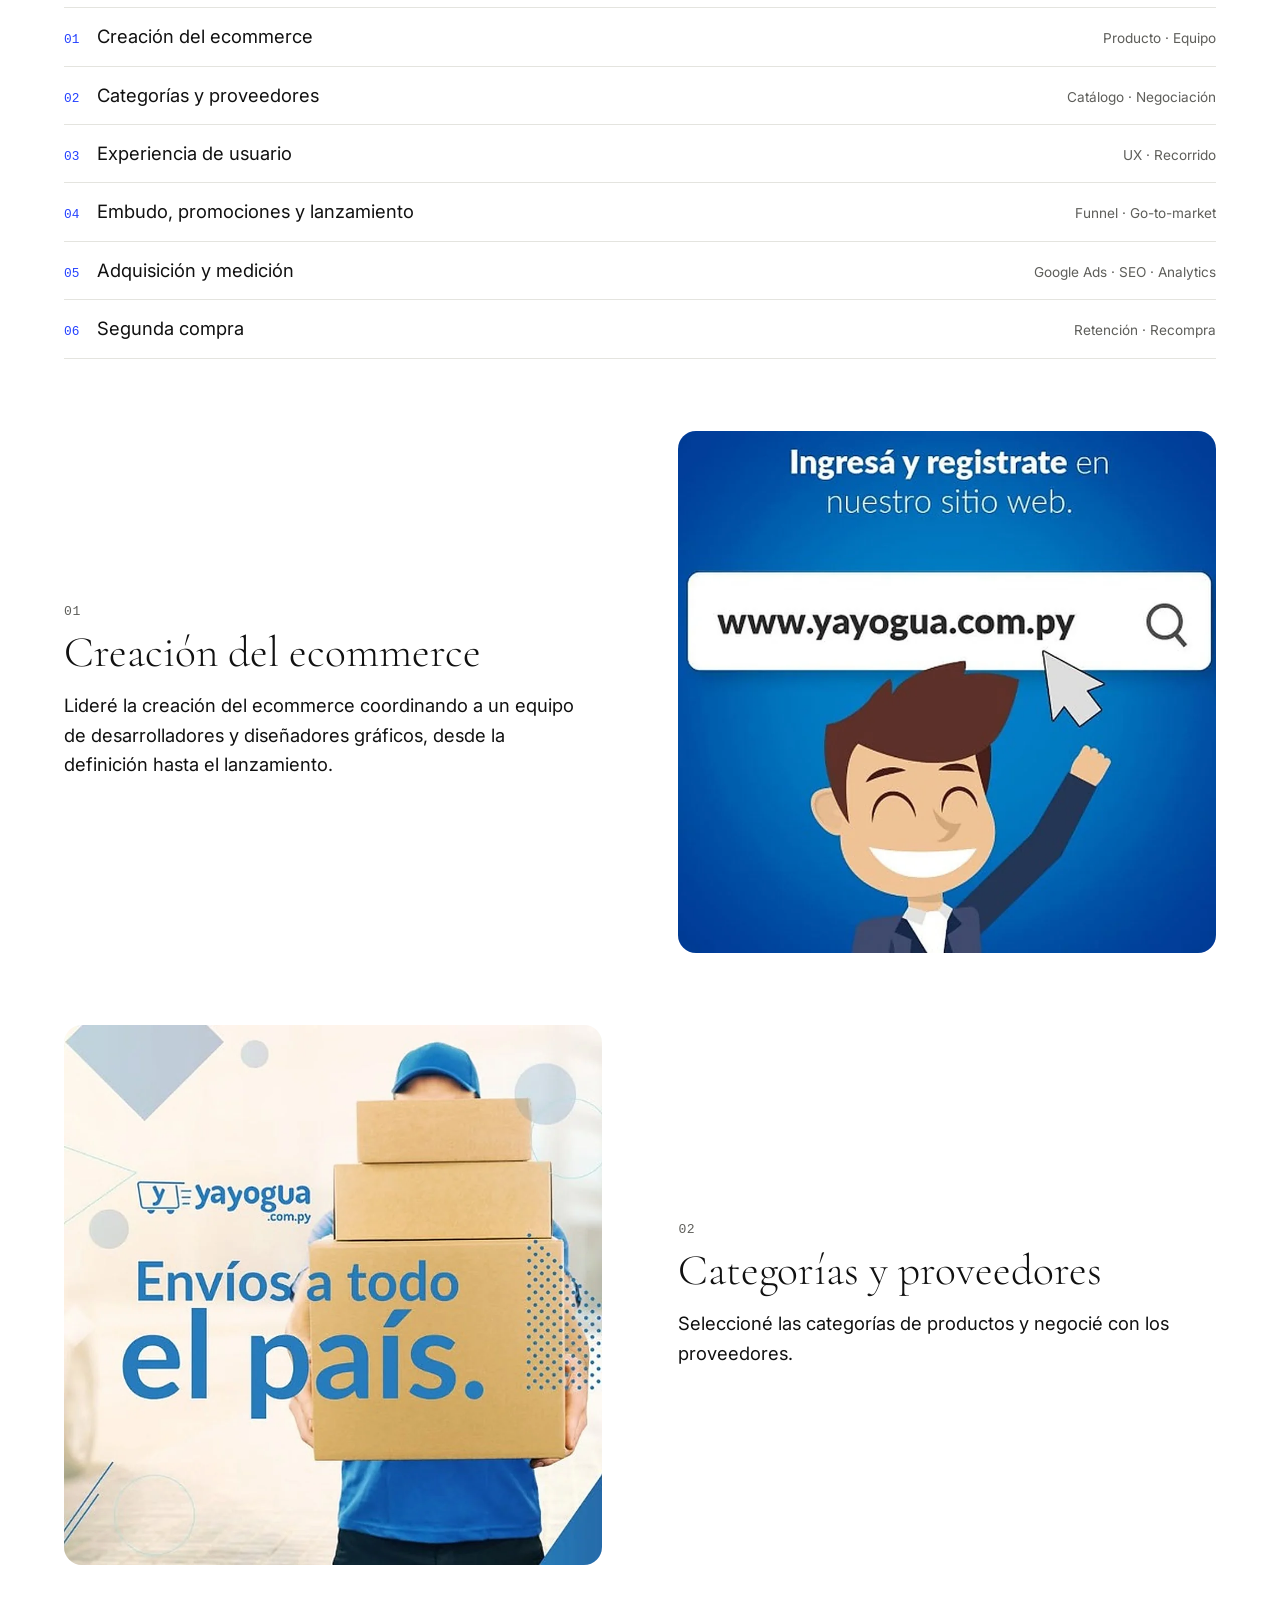
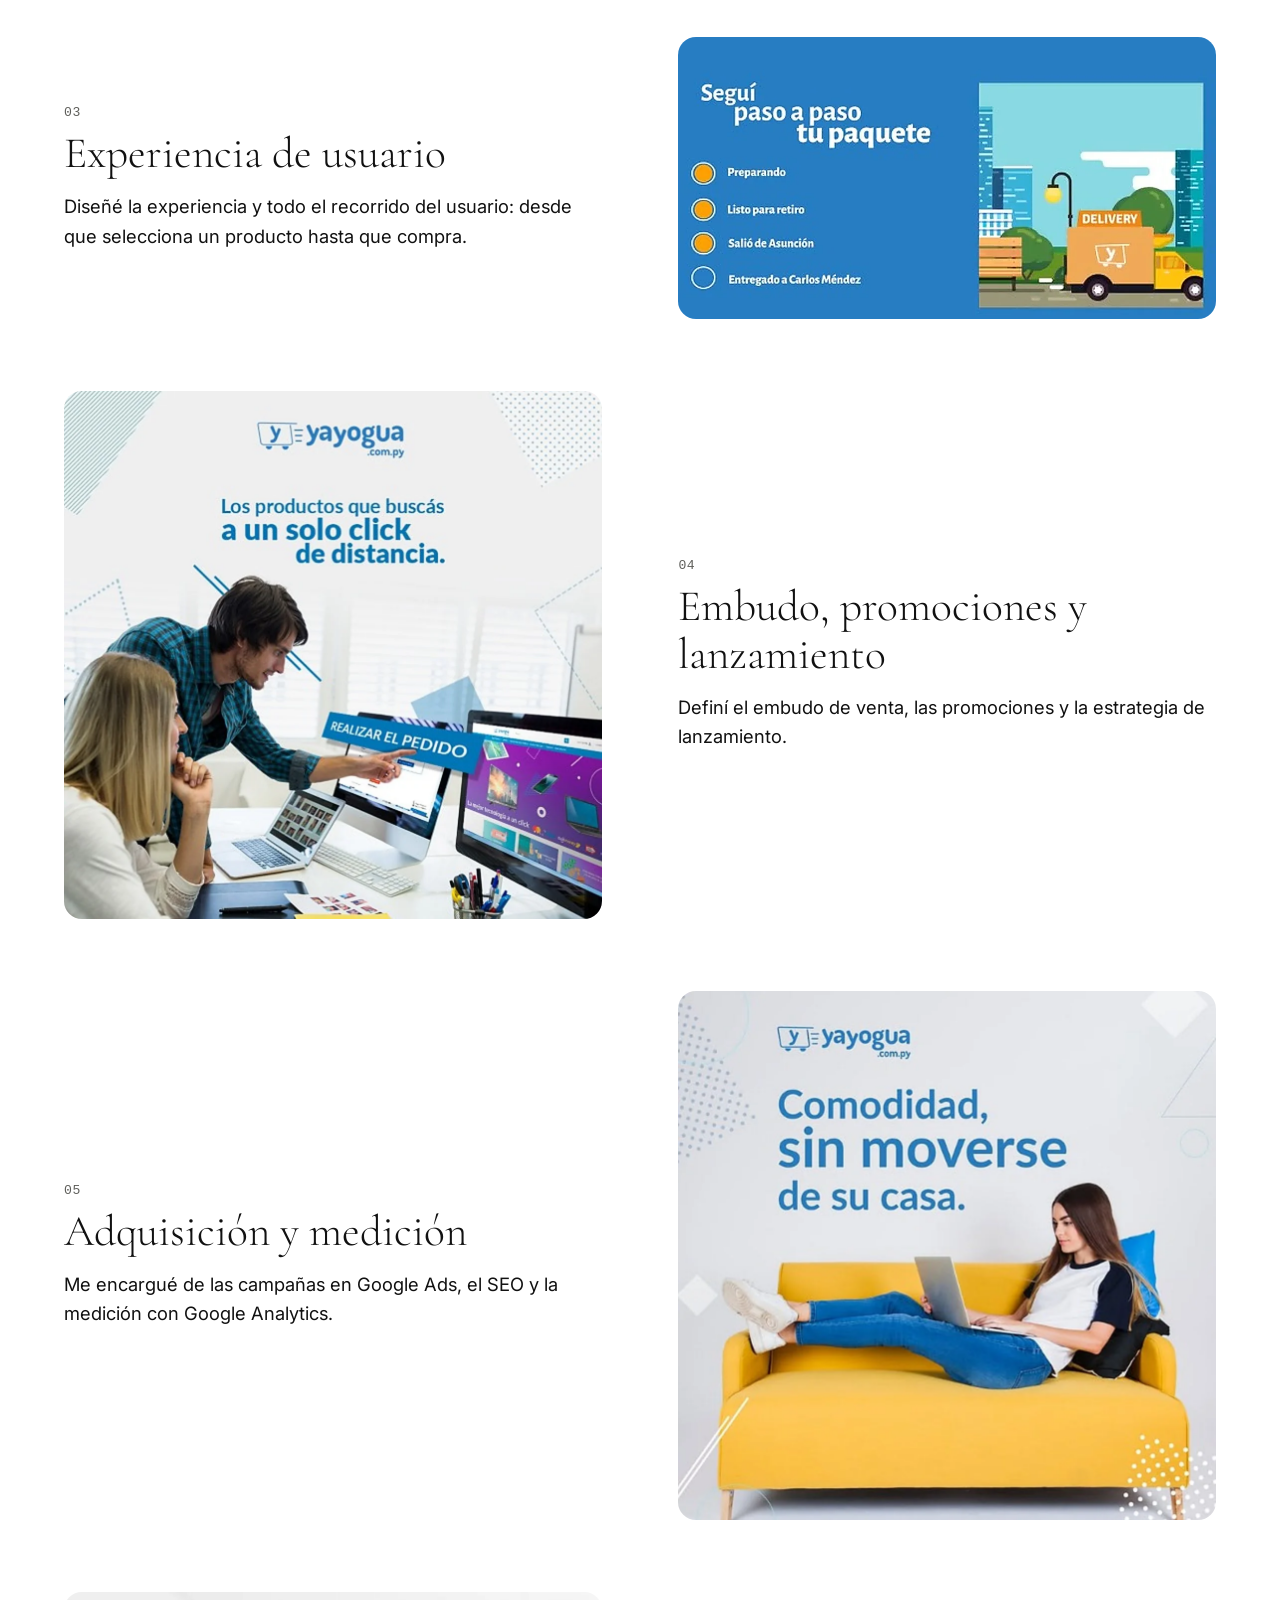
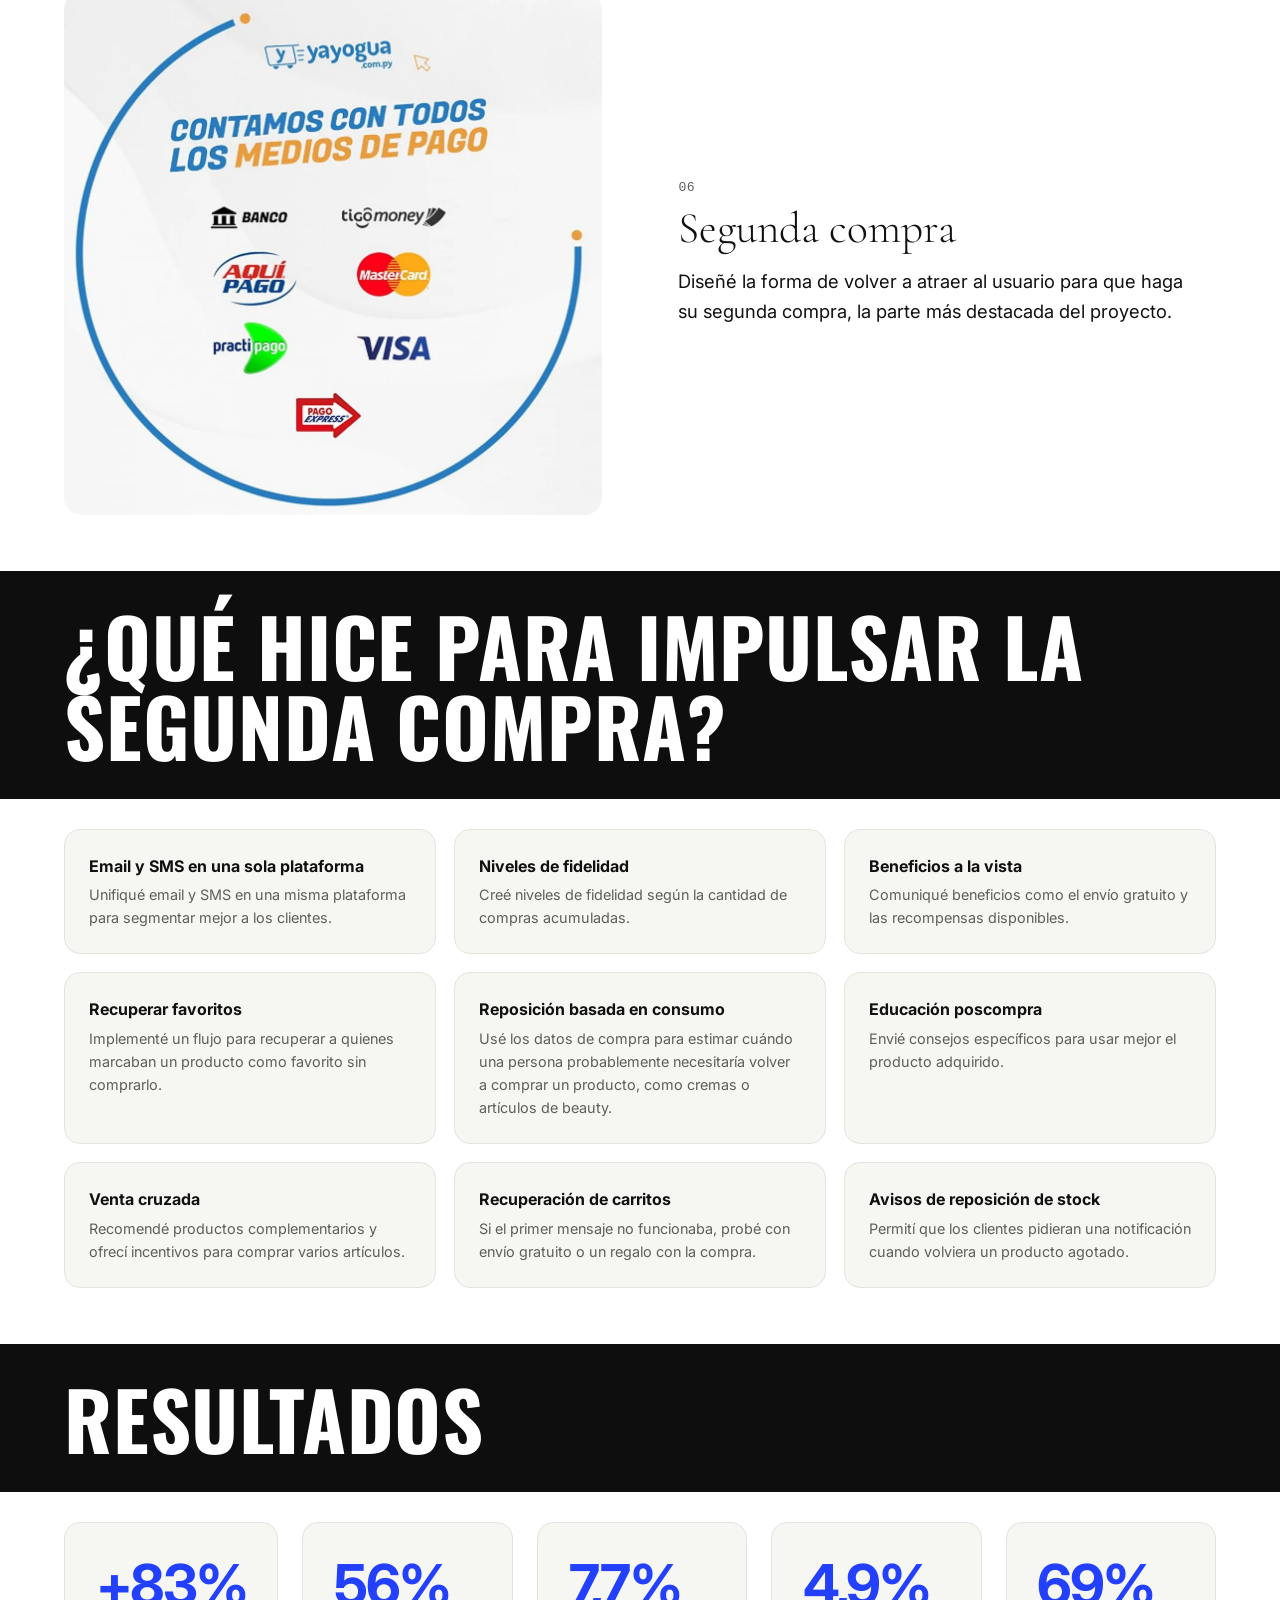
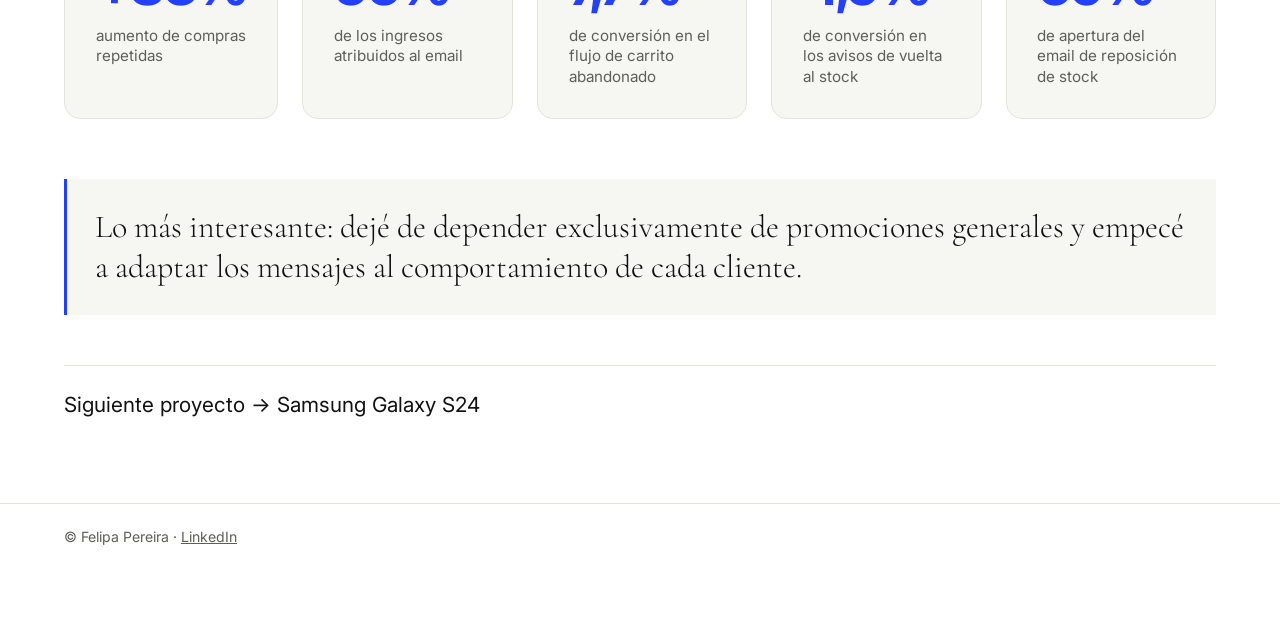
<file: proyectos/yayogua.html>
<!DOCTYPE html>
<html lang="es"><head><meta charset="utf-8"/><meta content="width=device-width, initial-scale=1, viewport-fit=cover" name="viewport"/><title>Yayogua.com | Felipa Pereira</title><link href="https://fonts.googleapis.com" rel="preconnect"/><link href="https://fonts.googleapis.com/css2?family=Cormorant+Garamond:wght@300;400&amp;family=Oswald:wght@600;700&amp;family=Inter:wght@400;500;600;700&amp;family=Poppins:wght@500;600&amp;display=swap" rel="stylesheet"/><link href="../css/styles.css" rel="stylesheet"/></head><body><header><div class="w"><nav><b>Felipa Pereira</b><a href="../index.html#proyectos">← Volver al portafolio</a></nav></div></header><article class="case" id="yayogua"><div class="w"><a class="lab" href="../index.html#proyectos">← Proyectos</a><h1 class="cs">Yayogua.com</h1><dl class="meta"><div><dt class="lab">Rol</dt><dd>Líder de Proyecto</dd></div><div><dt class="lab">Marca</dt><dd>Yayogua.com</dd></div><div><dt class="lab">Rubro</dt><dd>Ecommerce</dd></div><div><dt class="lab">Año</dt><dd>2017</dd></div></dl><div class="img hero has pic-yayogua"><span>Imagen principal del proyecto</span></div><h2>Resumen</h2><p class="ov">Ecommerce desarrollado con el equipo de la Agencia W3. Estuve a cargo de su creación, de la experiencia de usuario y de todo el recorrido del cliente, desde que elige un producto hasta que compra, y de cómo lograr que vuelva por una segunda compra. <a data-l href="https://www.yayogua.com.py/">yayogua.com.py</a></p><h2>El proceso</h2><ol class="ix"><li><a href="#yayogua-1"><b>01</b>Creación del ecommerce<i>Producto · Equipo</i></a></li><li><a href="#yayogua-2"><b>02</b>Categorías y proveedores<i>Catálogo · Negociación</i></a></li><li><a href="#yayogua-3"><b>03</b>Experiencia de usuario<i>UX · Recorrido</i></a></li><li><a href="#yayogua-4"><b>04</b>Embudo, promociones y lanzamiento<i>Funnel · Go-to-market</i></a></li><li><a href="#yayogua-5"><b>05</b>Adquisición y medición<i>Google Ads · SEO · Analytics</i></a></li><li><a href="#yayogua-6"><b>06</b>Segunda compra<i>Retención · Recompra</i></a></li></ol><section class="ph" id="yayogua-1"><div class="lab">01</div><h3>Creación del ecommerce</h3><p>Lideré la creación del ecommerce coordinando a un equipo de desarrolladores y diseñadores gráficos, desde la definición hasta el lanzamiento.</p><div class="img has pic-y0" style="aspect-ratio:486/472"><span>Imagen: Creación del ecommerce</span></div></section><section class="ph" id="yayogua-2"><div class="lab">02</div><h3>Categorías y proveedores</h3><p>Seleccioné las categorías de productos y negocié con los proveedores.</p><div class="img has pic-y1" style="aspect-ratio:535/538"><span>Imagen: Categorías y proveedores</span></div></section><section class="ph" id="yayogua-3"><div class="lab">03</div><h3>Experiencia de usuario</h3><p>Diseñé la experiencia y todo el recorrido del usuario: desde que selecciona un producto hasta que compra.</p><div class="img has pic-y2" style="aspect-ratio:497/260"><span>Imagen: Experiencia de usuario</span></div></section><section class="ph" id="yayogua-4"><div class="lab">04</div><h3>Embudo, promociones y lanzamiento</h3><p>Definí el embudo de venta, las promociones y la estrategia de lanzamiento.</p><div class="img has pic-y3" style="aspect-ratio:541/532"><span>Imagen: Embudo, promociones y lanzamiento</span></div></section><section class="ph" id="yayogua-5"><div class="lab">05</div><h3>Adquisición y medición</h3><p>Me encargué de las campañas en Google Ads, el SEO y la medición con Google Analytics.</p><div class="img has pic-y4" style="aspect-ratio:539/530"><span>Imagen: Adquisición y medición</span></div></section><section class="ph" id="yayogua-6"><div class="lab">06</div><h3>Segunda compra</h3><p>Diseñé la forma de volver a atraer al usuario para que haga su segunda compra, la parte más destacada del proyecto.</p><div class="img has pic-y5" style="aspect-ratio:542/527"><span>Imagen: Segunda compra</span></div></section><h2 id="yayogua-recompra">¿Qué hice para impulsar la segunda compra?</h2><div class="svc"><div><h3>Email y SMS en una sola plataforma</h3><p>Unifiqué email y SMS en una misma plataforma para segmentar mejor a los clientes.</p></div><div><h3>Niveles de fidelidad</h3><p>Creé niveles de fidelidad según la cantidad de compras acumuladas.</p></div><div><h3>Beneficios a la vista</h3><p>Comuniqué beneficios como el envío gratuito y las recompensas disponibles.</p></div><div><h3>Recuperar favoritos</h3><p>Implementé un flujo para recuperar a quienes marcaban un producto como favorito sin comprarlo.</p></div><div><h3>Reposición basada en consumo</h3><p>Usé los datos de compra para estimar cuándo una persona probablemente necesitaría volver a comprar un producto, como cremas o artículos de beauty.</p></div><div><h3>Educación poscompra</h3><p>Envié consejos específicos para usar mejor el producto adquirido.</p></div><div><h3>Venta cruzada</h3><p>Recomendé productos complementarios y ofrecí incentivos para comprar varios artículos.</p></div><div><h3>Recuperación de carritos</h3><p>Si el primer mensaje no funcionaba, probé con envío gratuito o un regalo con la compra.</p></div><div><h3>Avisos de reposición de stock</h3><p>Permití que los clientes pidieran una notificación cuando volviera un producto agotado.</p></div></div><h2>Resultados</h2><div class="stats five"><div class="st"><b>+83%</b><span>aumento de compras repetidas</span></div><div class="st"><b>56%</b><span>de los ingresos atribuidos al email</span></div><div class="st"><b>7,7%</b><span>de conversión en el flujo de carrito abandonado</span></div><div class="st"><b>4,9%</b><span>de conversión en los avisos de vuelta al stock</span></div><div class="st"><b>69%</b><span>de apertura del email de reposición de stock</span></div></div><blockquote class="co">Lo más interesante: dejé de depender exclusivamente de promociones generales y empecé a adaptar los mensajes al comportamiento de cada cliente.</blockquote><a class="nx" href="samsung-galaxy-s24.html">Siguiente proyecto → Samsung Galaxy S24</a></div></article><footer><div class="w">© Felipa Pereira · <a href="https://www.linkedin.com/in/felipapereira/">LinkedIn</a></div></footer><script defer src="../js/main.js"></script></body></html>
</file>
<file: css/styles.css>
:root{--bg:#FFFFFF;--fg:#111111;--mut:#5E5E5A;--card:#F6F6F3;--line:#E4E4DF;--acc:#2340FF;--pill:#111111;--pillt:#FFFFFF;--cr:#FBFAF4;--nv:#1F2F46;--P:clamp(22px,5vw,72px)}
*{box-sizing:border-box}html{scroll-behavior:smooth;scroll-padding-top:70px}
body{margin:0;background:var(--bg);color:var(--fg);font:16px/1.6 Inter,"Segoe UI",system-ui,-apple-system,Helvetica,Arial,sans-serif;padding-bottom:env(safe-area-inset-bottom,0px)}
a{color:inherit}.w{max-width:1040px;margin:0 auto;padding:0 22px}
header{position:sticky;top:0;z-index:5;background:color-mix(in srgb,var(--bg) 88%,transparent);backdrop-filter:blur(10px);padding-top:env(safe-area-inset-top,0px);border-bottom:1px solid var(--line)}
nav{display:flex;gap:22px;align-items:center;height:58px;font-size:.95rem}nav b{margin-right:auto}nav a{text-decoration:none;color:var(--mut)}nav a:hover{color:var(--fg)}
.hero{display:grid;grid-template-columns:1.5fr 1fr;gap:40px;align-items:center;padding:72px 0 40px}
h1{font:300 clamp(1.9rem,4.4vw,3.3rem)/1.08 "Cormorant Garamond","Iowan Old Style",Georgia,serif;letter-spacing:-.01em;margin:0 0 18px}
.lead{color:var(--mut);font-size:1.1rem;max-width:52ch;margin:0 0 22px}
.btn{display:inline-block;padding:11px 20px;border-radius:99px;background:var(--pill);color:var(--pillt);text-decoration:none;font-weight:600;font-size:.95rem;margin:0 8px 8px 0}.btn.o{background:none;color:var(--fg);border:1.5px solid var(--line)}
.img{position:relative;border-radius:18px;background:var(--line) center/cover no-repeat;aspect-ratio:16/10;overflow:hidden}
.img.av{aspect-ratio:1/1;border-radius:28px}.img span{display:none;position:absolute;inset:0;place-items:center;text-align:center;padding:10px;font-size:.85rem;color:var(--mut)}
.stats{display:grid;grid-template-columns:repeat(auto-fit,minmax(150px,1fr));gap:12px;margin:10px 0 0}
.st{background:var(--card);border:1px solid var(--line);border-radius:16px;padding:16px}.st b{display:block;font-size:1.9rem;line-height:1.1;letter-spacing:-.02em}.st span{display:block;margin-top:6px;font-size:.85rem;color:var(--mut);line-height:1.35}
section{padding:56px 0 0}h2{font-size:.85rem;letter-spacing:.09em;text-transform:uppercase;color:var(--mut);margin:0 0 18px;font-weight:600}
.grid{display:grid;grid-template-columns:repeat(auto-fit,minmax(228px,1fr));gap:16px}
.card{background:var(--card);border:1px solid var(--line);border-radius:20px;padding:14px}.card h3{margin:14px 6px 2px;font-size:1.2rem}.card p{margin:4px 6px 8px;color:var(--mut);font-size:.95rem}
.tag{display:inline-block;margin:0 6px 6px 0;padding:3px 11px;border:1px solid var(--line);border-radius:99px;font-size:.82rem;background:var(--card)}
details{margin:6px 6px 4px}summary{cursor:pointer;font-weight:600;color:var(--acc);font-size:.92rem;list-style:none}summary::-webkit-details-marker{display:none}
details ul,details ol{padding-left:1.1rem;margin:8px 0;font-size:.93rem}details h4{margin:12px 0 2px;font-size:.9rem}details p{font-size:.93rem;margin:2px 0}
.svc{display:grid;grid-template-columns:repeat(auto-fit,minmax(240px,1fr));gap:12px}.svc div{background:var(--card);border:1px solid var(--line);border-radius:16px;padding:16px}.svc h3{margin:0 0 4px;font-size:1rem}.svc p{margin:0;font-size:.9rem;color:var(--mut)}
.xp{display:grid;grid-template-columns:130px 1fr;gap:6px 24px;padding:18px 0;border-top:1px solid var(--line)}.xp .d{color:var(--mut);font-size:.9rem}.xp h3{margin:0;font-size:1.05rem}.xp .c{color:var(--mut);font-size:.92rem}.xp p{margin:6px 0 0;font-size:.95rem}
.cta{text-align:center;padding:90px 0 60px}.cta h2{all:unset;display:block;font-size:clamp(1.8rem,4.5vw,3rem);letter-spacing:-.03em;font-weight:700;margin-bottom:18px}
footer{border-top:1px solid var(--line);padding:22px 0 90px;color:var(--mut);font-size:.88rem}
#bar{position:fixed;right:max(16px,env(safe-area-inset-right,0px));bottom:max(16px,env(safe-area-inset-bottom,0px));display:flex;gap:8px;z-index:40}
#bar button{font:600 .85rem inherit;font-family:inherit;padding:10px 16px;border-radius:99px;border:1px solid var(--line);background:var(--pill);color:var(--pillt);cursor:pointer}#bar .x{display:none;background:var(--card);color:var(--fg)}
.editing #bar .x{display:inline-block}.editing .img{cursor:pointer;outline:2px dashed var(--acc);outline-offset:-2px}.editing .img span{display:grid}.editing .img.has span{display:none}
.editing [contenteditable]{outline:1px dashed var(--acc);outline-offset:2px;border-radius:3px}.editing a[data-l]{outline:1px dotted var(--acc)}
@media(max-width:720px){.hero{grid-template-columns:1fr;padding-top:40px}.xp{grid-template-columns:1fr}nav a:not(.k){display:none}}
.ct{margin:70px 0 50px;padding:clamp(26px,6vw,64px);border-radius:28px;background:var(--cr);border:1px solid var(--line)}
.big{font:300 clamp(2.6rem,7vw,4.6rem)/.98 "Cormorant Garamond","Iowan Old Style",Georgia,serif;letter-spacing:-.02em;text-transform:none;color:var(--fg);margin:0 0 26px;max-width:9em}
#cf{max-width:560px}#cf label{display:block;font-size:.78rem;margin:18px 0 6px}
#cf input,#cf textarea{width:100%;padding:12px 14px;border:1px solid var(--line);border-radius:3px;background:transparent;color:var(--fg);font:inherit;font-size:.95rem}
#cf textarea{min-height:110px;resize:vertical}#cf input:focus,#cf textarea:focus{outline:2px solid var(--nv);outline-offset:1px}
#cf button{width:100%;margin-top:22px;padding:14px;border:0;border-radius:3px;background:var(--nv);color:#fff;font:600 .85rem inherit;font-family:inherit;letter-spacing:.07em;cursor:pointer}#cf button:disabled{opacity:.6}
#st{font-size:.9rem;min-height:1.4em;margin:12px 0 0}.ln{margin:18px 0 0;font-size:.95rem}
.lab{font:.74rem ui-monospace,SFMono-Regular,Menlo,monospace;letter-spacing:.09em;text-transform:uppercase;color:var(--mut);margin:0 0 14px}
.rv{opacity:0;transform:translateY(14px);transition:opacity .6s,transform .6s}.rv.in,.editing .rv{opacity:1;transform:none}
@media(prefers-reduced-motion:reduce){.rv{opacity:1;transform:none;transition:none}}
.ab{display:grid;grid-template-columns:1fr 1.6fr;gap:44px;align-items:start}.ab .img{aspect-ratio:4/5}.ab p{font-size:1.08rem;margin:0 0 16px;max-width:58ch}
a.pc{display:block;text-decoration:none;transition:transform .25s,border-color .25s}a.pc:hover{transform:translateY(-4px);border-color:var(--acc)}
.case{display:block;position:relative;background:var(--bg);overflow:visible;padding:28px 0 60px}
.case h1.cs{font-size:clamp(2.6rem,8vw,5.6rem);line-height:1;margin:26px 0 28px}
.meta{display:grid;grid-template-columns:repeat(auto-fit,minmax(150px,1fr));gap:14px;border-top:1px solid var(--line);border-bottom:1px solid var(--line);padding:16px 0;margin:0 0 28px}.meta dt{margin:0 0 4px}.meta dd{margin:0;font-size:.98rem}
.case .img.hero{aspect-ratio:16/9;border-radius:14px}.case h2{margin-top:56px}.ov{font-size:1.2rem;max-width:62ch}
.ix{list-style:none;padding:0;margin:0;border-top:1px solid var(--line)}.ix a{display:flex;gap:18px;align-items:baseline;padding:14px 0;border-bottom:1px solid var(--line);text-decoration:none}.ix b{font:.8rem ui-monospace,Menlo,monospace;color:var(--acc)}.ix i{margin-left:auto;font-style:normal;color:var(--mut);font-size:.85rem;text-align:right}
.ph{padding:48px 0 0;display:grid;grid-template-columns:1fr 1.4fr;gap:6px 40px}.ph .lab{grid-column:1}.ph h3{grid-column:1;font:300 2rem/1.1 "Cormorant Garamond",Georgia,serif;margin:0}.ph p{grid-column:2;grid-row:1/3;margin:0;font-size:1.05rem}.ph .img{grid-column:1/3;margin-top:22px;aspect-ratio:16/8}
blockquote.co{margin:60px 0 0;padding:28px;border-left:3px solid var(--acc);background:var(--card);font:300 clamp(1.4rem,3vw,2rem)/1.25 "Cormorant Garamond",Georgia,serif}
.nx{display:block;margin-top:50px;padding:22px 0;border-top:1px solid var(--line);text-decoration:none;font-size:1.3rem}
@media(max-width:720px){.ab,.ph{grid-template-columns:1fr}.ph p,.ph .img{grid-column:1;grid-row:auto}}
html,body{overflow-x:clip}.case{overflow-x:hidden}
.img.me{background-image:url(../assets/images/image-01.webp);background-position:50% 22%}
section>h2:not(.big),.case h2{font:700 clamp(2rem,6.5vw,4rem)/1 Oswald,"Arial Narrow",Impact,sans-serif;text-transform:uppercase;letter-spacing:.01em;color:#fff;background:#0E0E0E;margin:0 calc(50% - 50vw) 30px;padding:24px max(22px,calc(50vw - 498px))}
.case h2{margin-top:56px}
.st b{color:var(--acc)}.btn:hover{background:var(--acc);color:#fff}
.mq{overflow:hidden;padding:7px 0;-webkit-mask-image:linear-gradient(90deg,transparent,#000 6%,#000 94%,transparent);mask-image:linear-gradient(90deg,transparent,#000 6%,#000 94%,transparent)}
.mt{display:flex;width:max-content;animation:mqm 42s linear infinite}.mt.s2{animation-duration:58s}
.mg{display:flex;gap:10px;padding-right:10px}.mg .tag{white-space:nowrap;margin:0;font-size:1rem;font-weight:500;padding:9px 20px;background:var(--bg);border:1.5px solid var(--fg)}
.mg .tag:nth-child(3n+1){background:var(--fg);color:#fff}.mg .tag:nth-child(3n+2){background:var(--acc);border-color:var(--acc);color:#fff}
.mq:hover .mt{animation-play-state:paused}@keyframes mqm{to{transform:translateX(-50%)}}
.editing .mt{animation:none;width:auto;flex-wrap:wrap}.editing .mg{flex-wrap:wrap}.editing .mg+.mg{display:none}.editing .mq{-webkit-mask-image:none;mask-image:none}
@media(prefers-reduced-motion:reduce){.mt{animation:none}.mq{overflow-x:auto}}
.w{max-width:1480px;padding:0 var(--P)}
section{padding-top:84px}
section>h2:not(.big),.case h2{font-size:clamp(2.4rem,7.5vw,5rem);padding:34px calc(max(0px,(100vw - 1480px)/2) + var(--P))}
.hero{grid-template-columns:1.3fr .8fr;gap:clamp(30px,6vw,110px);padding:clamp(48px,8vw,110px) 0 56px;align-items:center}
h1{font:500 clamp(2rem,3.9vw,3.7rem)/1.06 Inter,"Segoe UI",system-ui,sans-serif;letter-spacing:-.035em}
.case h1.cs{font-family:Inter,"Segoe UI",system-ui,sans-serif;font-weight:600;letter-spacing:-.045em}
.hero .img.av{justify-self:end;width:100%;max-width:540px}
.lab{text-transform:lowercase;letter-spacing:.04em;font-size:.82rem}
.stats{grid-template-columns:repeat(4,1fr);gap:clamp(12px,2vw,24px)}
.st{padding:clamp(18px,2.4vw,32px)}.st b{font-size:clamp(2.2rem,4.4vw,3.8rem);letter-spacing:-.04em}.st span{font-size:.95rem;margin-top:10px}
.grid{grid-template-columns:repeat(2,1fr);gap:clamp(18px,2.5vw,36px)}
.card{padding:18px;border-radius:26px}.card .img{aspect-ratio:16/10;border-radius:18px}
.card h3{font-size:clamp(1.3rem,2.2vw,1.9rem);letter-spacing:-.025em;margin:20px 8px 4px}.card p{font-size:1rem;margin:4px 8px 10px}
.svc{grid-template-columns:repeat(auto-fit,minmax(290px,1fr));gap:18px}.svc div{padding:24px}
.ab{grid-template-columns:.9fr 1.4fr;gap:clamp(30px,6vw,100px)}.ab p{font-size:clamp(1.1rem,1.6vw,1.45rem);max-width:none;line-height:1.5}
.xp{grid-template-columns:240px 1fr;padding:26px 0}.xp h3{font-size:1.25rem}.xp p{max-width:70ch}
.fm{list-style:none;padding:0;margin:0;columns:2;column-gap:clamp(30px,6vw,100px);font-size:1.1rem}.fm li{margin:0 0 14px;padding-bottom:14px;border-bottom:1px solid var(--line);break-inside:avoid}
.ct{display:grid;grid-template-columns:1fr 1.1fr;gap:20px clamp(30px,6vw,110px);align-items:start;padding:clamp(28px,5vw,80px)}
.ct .big{grid-column:1;grid-row:1;max-width:none}.ct .ln{grid-column:1;grid-row:2;align-self:end;margin:0}.ct form{grid-column:2;grid-row:1/3;max-width:none}
.mq{margin:0 calc(50% - 50vw);padding:10px 0}.mt{animation-duration:55s}.mt.s2{animation-duration:75s}
.mg{gap:16px;padding-right:16px}.mg .tag{font-size:clamp(1rem,1.6vw,1.3rem);padding:14px 32px}
.ix a{font-size:1.15rem}.ph{grid-template-columns:1fr 1.5fr}
nav{height:64px;font-size:1rem}nav a{overflow:hidden}
.rl{display:inline-flex}.rl span{display:inline-block;overflow:hidden;height:1.3em;line-height:1.3em;white-space:pre}
.rl b{display:block;font-weight:inherit;transition:transform .5s cubic-bezier(.7,0,.2,1);transition-delay:calc(var(--i)*20ms)}
a:hover .rl b{transform:translateY(-100%)}
@media(max-width:900px){.hero,.ct,.ab,.ph{grid-template-columns:1fr}.hero .img.av{justify-self:start;max-width:420px}.stats{grid-template-columns:repeat(2,1fr)}.ct .big,.ct .ln,.ct form{grid-column:1;grid-row:auto}.fm{columns:1}.xp{grid-template-columns:1fr}}
@media(max-width:640px){.grid{grid-template-columns:1fr}}
.pic-eden{background-image:url(../assets/images/image-02.webp)}.pic-player{background-image:url(../assets/images/image-03.webp);background-color:rgb(238, 106, 34)}.pic-yayogua{background-image:url(../assets/images/image-04.webp)}.pic-yayogua{background-color:#fff}.pic-eden{background-position:50% 50%}.card .img{aspect-ratio:4/3}
.role{font:500 clamp(1.1rem,1.9vw,1.7rem)/1.3 Poppins,"Segoe UI",system-ui,sans-serif;letter-spacing:0;text-transform:none;color:var(--fg);margin:2px 0 28px}
.pic-e0{background-image:url(../assets/images/image-05.webp)}.pic-e1{background-image:url(../assets/images/image-06.webp)}.pic-e2{background-image:url(../assets/images/image-07.webp)}.pic-e3{background-image:url(../assets/images/image-08.webp)}.pic-e4{background-image:url(../assets/images/image-09.webp)}.pic-e5{background-image:url(../assets/images/image-10.webp)}.pic-e6{background-image:url(../assets/images/image-11.webp)}.pic-e0{background-position:50% 72%}.pic-e2{background-position:50% 0%}
#eden .img.hero{aspect-ratio:16/10}
#eden .ph{grid-template-columns:1fr minmax(0,.9fr);grid-template-rows:1fr auto auto auto 1fr;column-gap:clamp(30px,6vw,100px);row-gap:0;padding-top:72px}
#eden .ph:nth-of-type(even){grid-template-columns:minmax(0,.9fr) 1fr}
#eden .ph .lab{grid-column:1;grid-row:2;margin-bottom:10px}#eden .ph h3{grid-column:1;grid-row:3;font-size:clamp(2rem,3.4vw,3rem)}#eden .ph p{grid-column:1;grid-row:4;margin-top:14px;font-size:1.15rem;max-width:44ch}
#eden .ph .img{grid-column:2;grid-row:1/6;margin:0;aspect-ratio:4/5;border-radius:18px}
#eden .ph:nth-of-type(even) .lab,#eden .ph:nth-of-type(even) h3,#eden .ph:nth-of-type(even) p{grid-column:2}
#eden .ph:nth-of-type(even) .img{grid-column:1}
@media(max-width:900px){#eden .ph,#eden .ph:nth-of-type(even){grid-template-columns:1fr;grid-template-rows:auto}#eden .ph .lab,#eden .ph h3,#eden .ph p,#eden .ph .img,#eden .ph:nth-of-type(even) .lab,#eden .ph:nth-of-type(even) h3,#eden .ph:nth-of-type(even) p,#eden .ph:nth-of-type(even) .img{grid-column:1;grid-row:auto}#eden .ph .img{margin-top:22px}}
.pic-p0{background-image:url(../assets/images/image-12.webp)}.pic-p1{background-image:url(../assets/images/image-13.webp)}.pic-p2{background-image:url(../assets/images/image-14.webp)}.pic-p3{background-image:url(../assets/images/image-15.webp)}.pic-p4{background-image:url(../assets/images/image-16.webp)}.pic-p5{background-image:url(../assets/images/image-17.webp)}.pic-p6{background-image:url(../assets/images/image-18.webp)}
#player .img.hero{aspect-ratio:693/383}
#player .ph{grid-template-columns:1fr minmax(0,.9fr);grid-template-rows:1fr auto auto auto 1fr;column-gap:clamp(30px,6vw,100px);row-gap:0;padding-top:72px}
#player .ph:nth-of-type(even){grid-template-columns:minmax(0,.9fr) 1fr}
#player .ph.wide{grid-template-columns:minmax(0,.7fr) minmax(0,1.3fr)}#player .ph.wide:nth-of-type(even){grid-template-columns:minmax(0,1.3fr) minmax(0,.7fr)}
#player .ph .lab{grid-column:1;grid-row:2;margin-bottom:10px}#player .ph h3{grid-column:1;grid-row:3;font-size:clamp(2rem,3.4vw,3rem)}#player .ph p{grid-column:1;grid-row:4;margin-top:14px;font-size:1.15rem;max-width:44ch}
#player .ph .img{grid-column:2;grid-row:1/6;margin:0;border-radius:18px;align-self:center}
#player .ph:nth-of-type(even) .lab,#player .ph:nth-of-type(even) h3,#player .ph:nth-of-type(even) p{grid-column:2}
#player .ph:nth-of-type(even) .img{grid-column:1}
@media(max-width:900px){#player .ph,#player .ph:nth-of-type(even),#player .ph.wide,#player .ph.wide:nth-of-type(even){grid-template-columns:1fr;grid-template-rows:auto}#player .ph .lab,#player .ph h3,#player .ph p,#player .ph .img,#player .ph:nth-of-type(even) .lab,#player .ph:nth-of-type(even) h3,#player .ph:nth-of-type(even) p,#player .ph:nth-of-type(even) .img{grid-column:1;grid-row:auto}#player .ph .img{margin-top:22px}}
#yayogua .ph{grid-template-columns:1fr minmax(0,1fr);grid-template-rows:1fr auto auto auto 1fr;column-gap:clamp(30px,6vw,100px);row-gap:0;padding-top:72px}
#yayogua .ph:nth-of-type(even){grid-template-columns:minmax(0,1fr) 1fr}
#yayogua .ph .lab{grid-column:1;grid-row:2;margin-bottom:10px}#yayogua .ph h3{grid-column:1;grid-row:3;font-size:clamp(2rem,3.4vw,3rem)}#yayogua .ph p{grid-column:1;grid-row:4;margin-top:14px;font-size:1.15rem;max-width:44ch}
#yayogua .ph .img{grid-column:2;grid-row:1/6;margin:0;aspect-ratio:4/3;border-radius:18px;align-self:center}
#yayogua .ph:nth-of-type(even) .lab,#yayogua .ph:nth-of-type(even) h3,#yayogua .ph:nth-of-type(even) p{grid-column:2}
#yayogua .ph:nth-of-type(even) .img{grid-column:1}
@media(max-width:900px){#yayogua .ph,#yayogua .ph:nth-of-type(even){grid-template-columns:1fr;grid-template-rows:auto}#yayogua .ph .lab,#yayogua .ph h3,#yayogua .ph p,#yayogua .ph .img,#yayogua .ph:nth-of-type(even) .lab,#yayogua .ph:nth-of-type(even) h3,#yayogua .ph:nth-of-type(even) p,#yayogua .ph:nth-of-type(even) .img{grid-column:1;grid-row:auto}#yayogua .ph .img{margin-top:22px}}
#yayogua .img.hero{aspect-ratio:16/9}
.stats.five{grid-template-columns:repeat(5,1fr)}@media(max-width:900px){.stats.five{grid-template-columns:repeat(2,1fr)}}#yayogua .svc{margin-top:8px}@media(min-width:1000px){#yayogua .svc{grid-template-columns:repeat(3,1fr)}}#yayogua .stats{margin-top:6px}
.pic-s0{background-image:url(../assets/images/image-31.webp)}.pic-s1{background-image:url(../assets/images/image-32.webp)}.pic-s2{background-image:url(../assets/images/image-33.webp)}.pic-s3{background-image:url(../assets/images/image-34.webp)}.pic-s4{background-image:url(../assets/images/image-35.webp)}.pic-s5{background-image:url(../assets/images/image-36.webp)}
.sam0{background-size:cover;background-position:center;background-repeat:no-repeat}
#samsung h1.cs{font-size:clamp(2rem,4.6vw,3.8rem);line-height:1.05;letter-spacing:-.04em;max-width:22ch}
#samsung .img.hero{aspect-ratio:1024/724}#samsung .note{margin:18px 0 0;font-size:.95rem;color:var(--mut)}
#samsung ul.ol{font-size:1.1rem;max-width:70ch;padding-left:1.2rem}#samsung ul.ol li{margin:6px 0}
#samsung .svc{margin-top:6px}@media(min-width:1000px){#samsung .svc{grid-template-columns:repeat(3,1fr)}}
#samsung .ph{grid-template-columns:1.15fr minmax(0,.85fr);grid-template-rows:auto;column-gap:clamp(30px,6vw,100px);padding-top:72px;align-items:center}
#samsung .ph:nth-of-type(even){grid-template-columns:minmax(0,.85fr) 1.15fr}
#samsung .ph .tx{grid-column:1;grid-row:1}#samsung .ph .img{grid-column:2;grid-row:1;margin:0;border-radius:18px}
#samsung .ph:nth-of-type(even) .tx{grid-column:2}#samsung .ph:nth-of-type(even) .img{grid-column:1}
#samsung .tx h3{font-size:clamp(1.7rem,2.8vw,2.5rem);margin:0 0 14px}#samsung .tx p{grid-column:auto;grid-row:auto;font-size:1.05rem;margin:0 0 12px;max-width:60ch}
#samsung .tx ul{padding-left:1.2rem;margin:6px 0 14px;max-width:60ch}#samsung .tx li{margin:5px 0}#samsung .tx .med{color:var(--mut);font-size:.98rem}
@media(max-width:900px){#samsung .ph,#samsung .ph:nth-of-type(even){grid-template-columns:minmax(0,1fr)}#samsung .tx{min-width:0}#samsung .ph .tx,#samsung .ph .img,#samsung .ph:nth-of-type(even) .tx,#samsung .ph:nth-of-type(even) .img{grid-column:1;grid-row:auto}#samsung .ph .img{margin-top:22px}}
.pic-y0{background-image:url(../assets/images/image-25.webp)}.pic-y1{background-image:url(../assets/images/image-26.webp)}.pic-y2{background-image:url(../assets/images/image-27.webp)}.pic-y3{background-image:url(../assets/images/image-28.webp)}.pic-y4{background-image:url(../assets/images/image-29.webp)}.pic-y5{background-image:url(../assets/images/image-30.webp)}
#hago .svc{grid-template-columns:1fr}
@media(min-width:720px){#hago .svc{grid-template-columns:repeat(2,1fr)}}
#hago .svc h3{font-size:1.1rem;margin:0 0 12px}
#hago .svc ul{margin:0;padding:0;list-style:none}
#hago .svc li{position:relative;padding:6px 0 6px 18px;font-size:.95rem;line-height:1.45;color:var(--mut)}
#hago .svc li::before{content:"";position:absolute;left:0;top:.95em;width:6px;height:6px;border-radius:50%;background:var(--acc)}
.role:has(+ .role.sk){margin-bottom:10px}
.role.sk{font-size:clamp(.9rem,1.3vw,1.05rem);color:var(--mut);letter-spacing:.01em;margin:0 0 28px}
@media(min-width:720px){#samsung .svc.c4{grid-template-columns:repeat(2,1fr)}}
@media(min-width:1000px){#samsung .svc.c5{grid-template-columns:repeat(6,1fr)}#samsung .svc.c5>div{grid-column:span 2}#samsung .svc.c5>div:nth-child(n+4){grid-column:span 3}}
.pc .sam0{background-size:contain;background-color:#F7F3ED}
</file>
